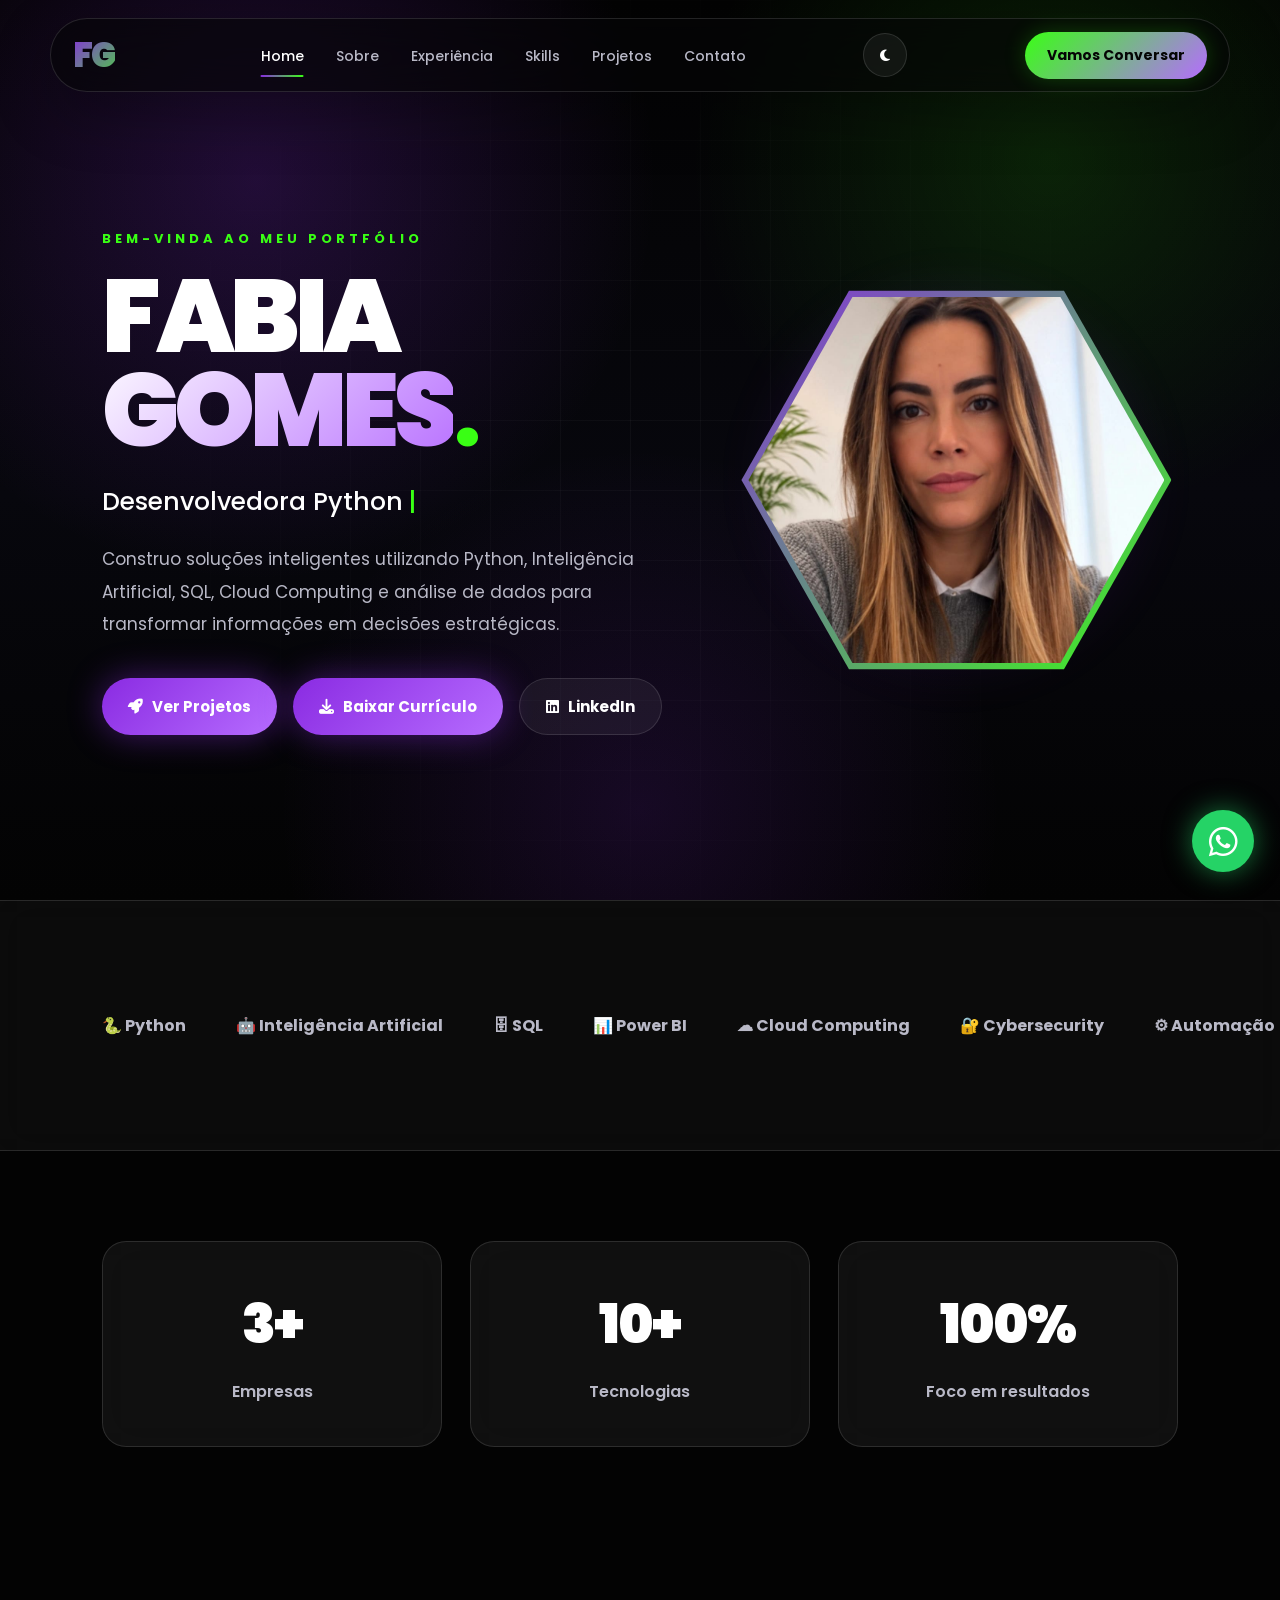
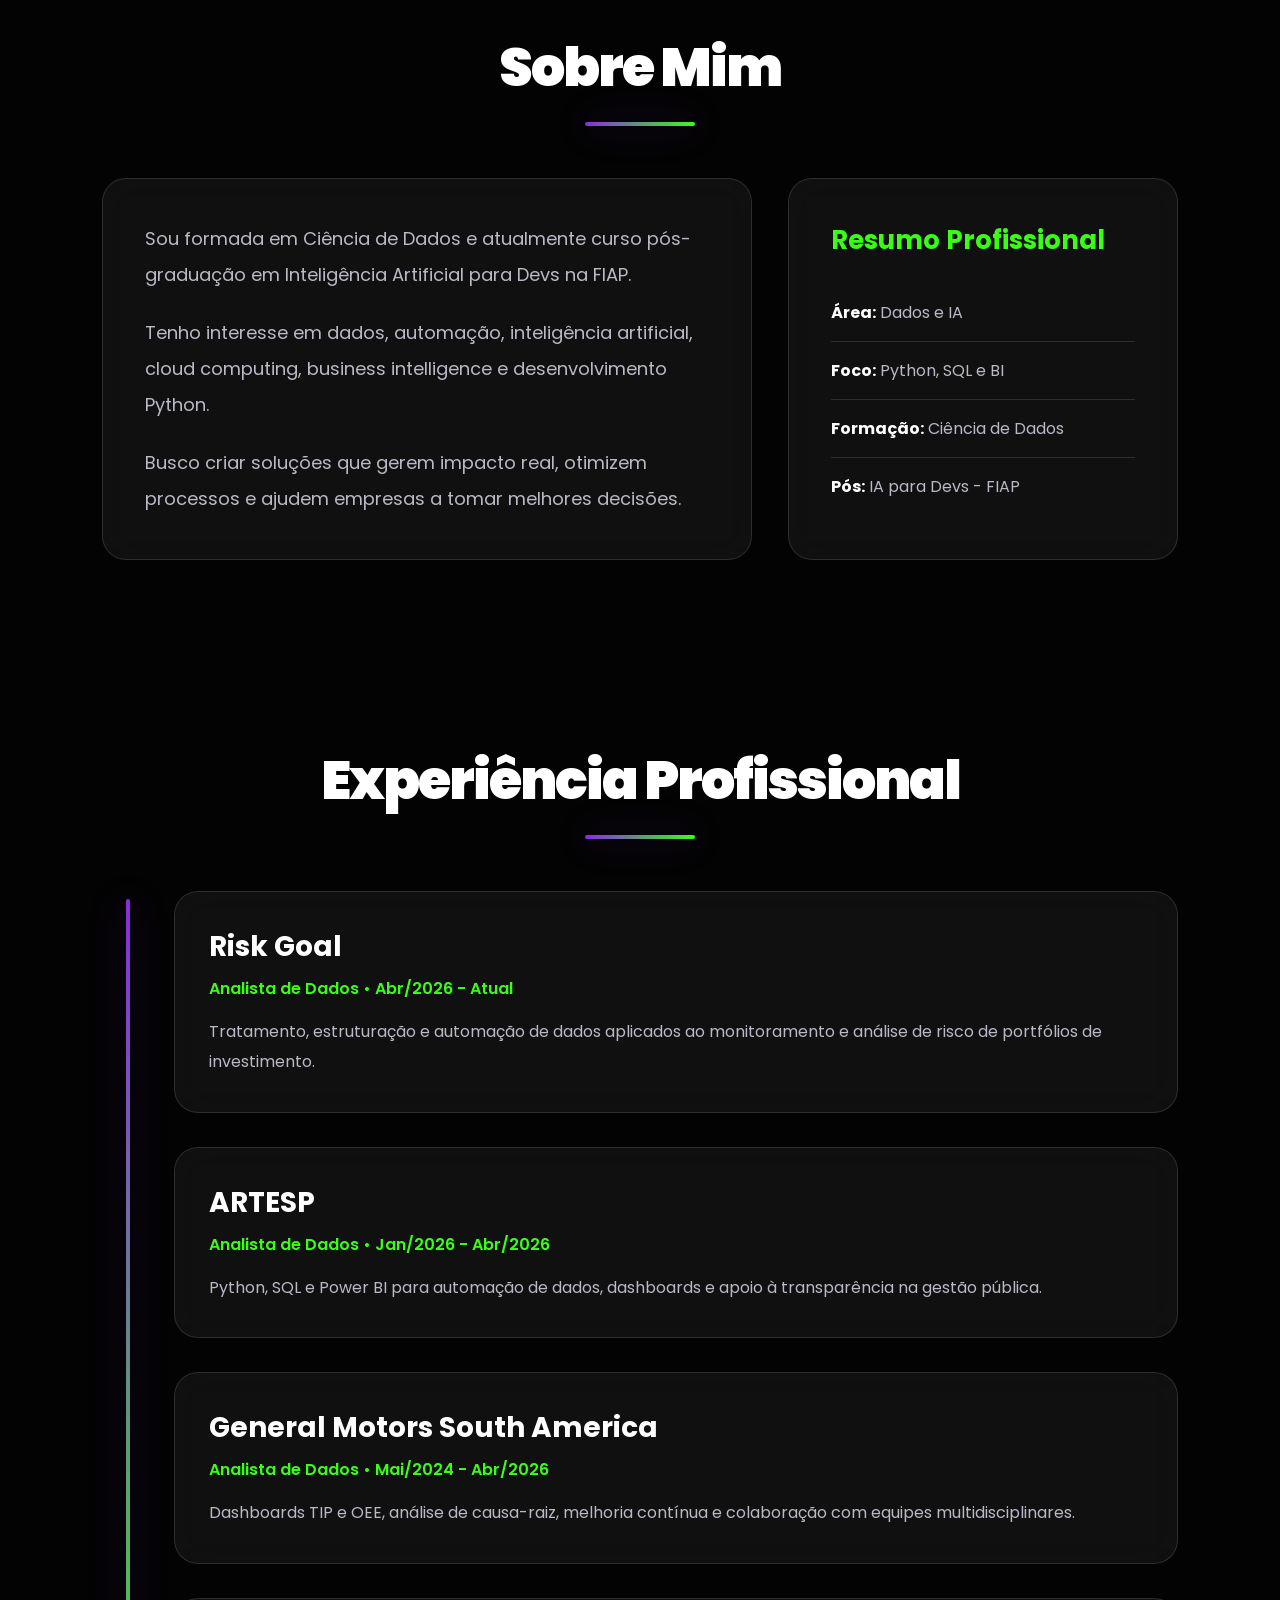
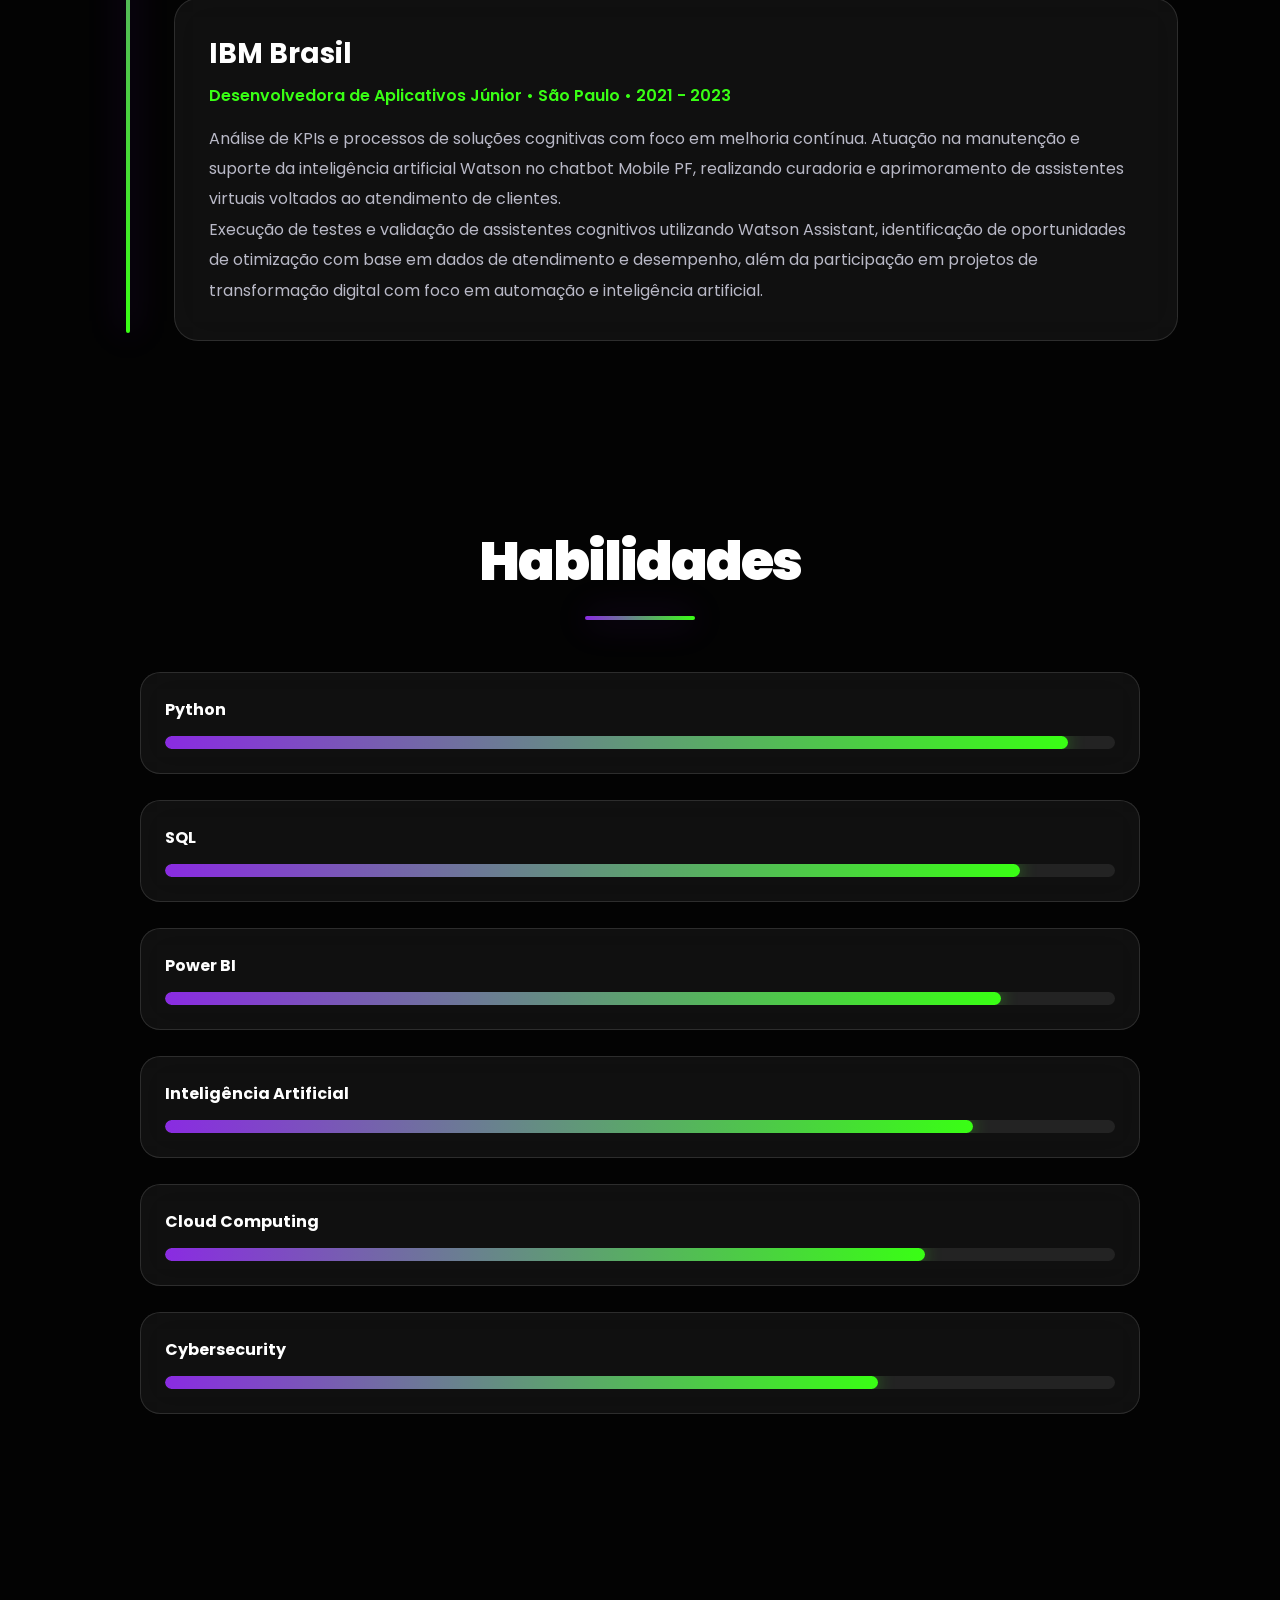
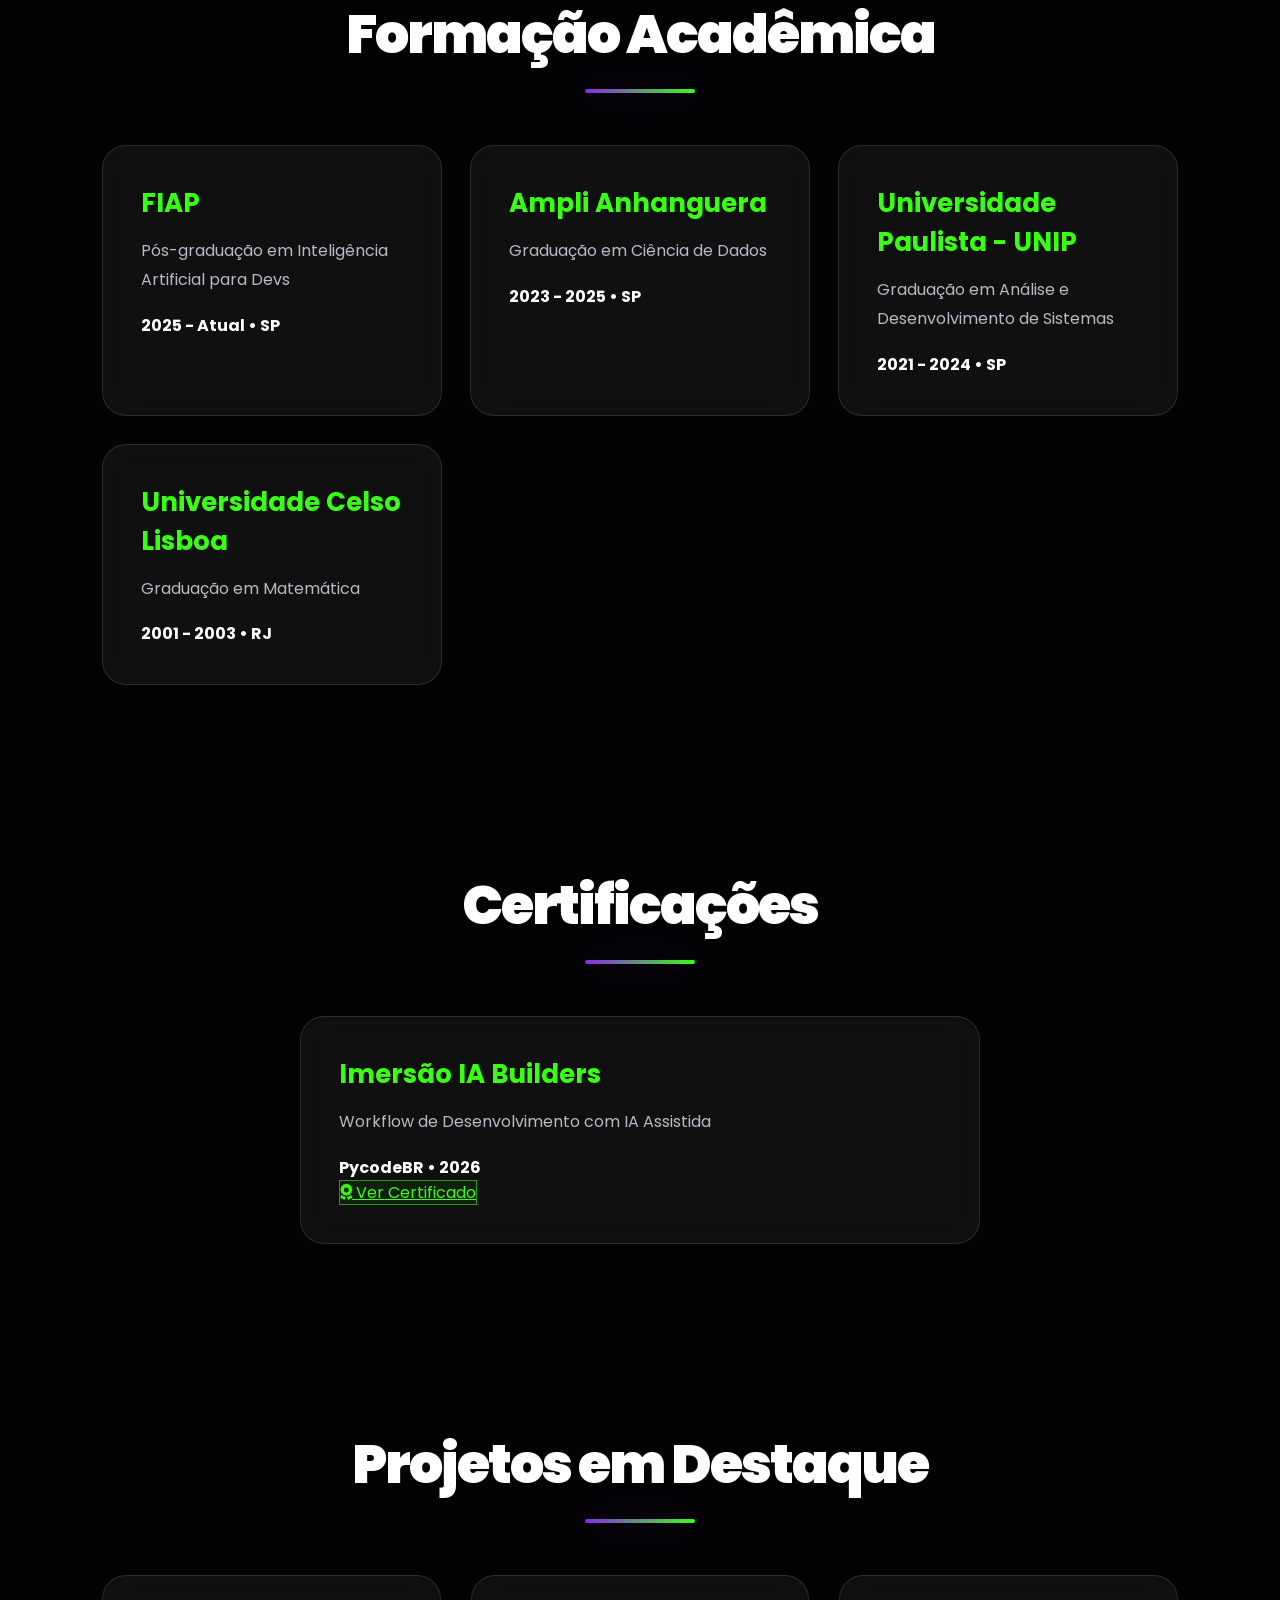
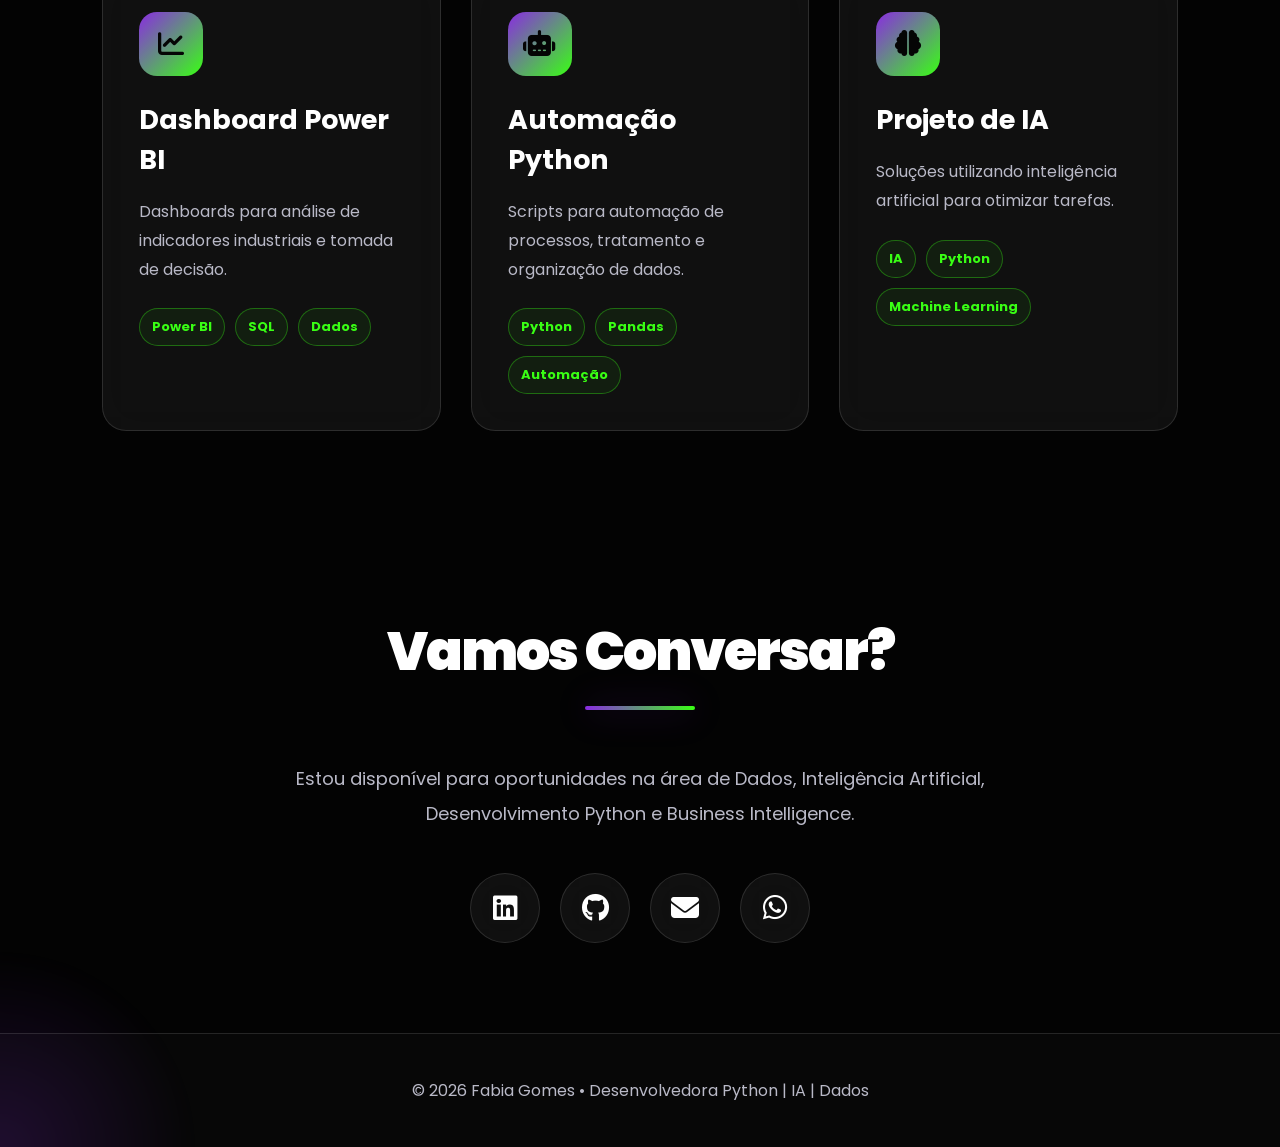
<file: index.html>
<!DOCTYPE html>
<html lang="pt-BR">
<head>
  <meta charset="UTF-8" />
  <meta name="viewport" content="width=device-width, initial-scale=1.0" />
  <title>Fabia Gomes | Desenvolvedora Python</title>

  <meta name="description" content="Portfólio profissional de Fabia Gomes - Python, IA, Dados, Cloud, SQL e Power BI.">

  <link rel="preconnect" href="https://fonts.googleapis.com">
  <link rel="preconnect" href="https://fonts.gstatic.com" crossorigin>
  <link href="https://fonts.googleapis.com/css2?family=Poppins:wght@300;400;500;600;700;800&display=swap" rel="stylesheet">

  <link rel="stylesheet" href="https://cdnjs.cloudflare.com/ajax/libs/font-awesome/6.5.2/css/all.min.css">
  <link rel="stylesheet" href="style.css">
</head>

<body>

  <!-- LOADER -->
  <div class="loader">
    <h1>FG</h1>
    <p>Carregando portfólio...</p>
  </div>

  <!-- HEADER -->
  <header>
    <div class="logo">
      FG
    </div>

    <nav>
      <ul>
        <li><a href="#home">Home</a></li>
        <li><a href="#sobre">Sobre</a></li>
        <li><a href="#experiencia">Experiência</a></li>
        <li><a href="#habilidades">Skills</a></li>
        <li><a href="#portfolio">Projetos</a></li>
        <li><a href="#contato">Contato</a></li>
      </ul>
    </nav>

    <button class="theme-toggle" title="Alternar tema">
      <i class="fas fa-moon"></i>
    </button>

    <a 
      href="https://wa.me/5511915023716?text=Ol%C3%A1%20Fabia!%20Vi%20seu%20portf%C3%B3lio%20e%20gostaria%20de%20conversar%20sobre%20uma%20oportunidade."
      target="_blank"
      class="btn-menu">
      Vamos Conversar
    </a>

    <button class="menu-mobile">
      <i class="fas fa-bars"></i>
    </button>
  </header>

  <!-- HOME -->
  <section class="hero" id="home">
    <div class="hero-text">
      <span class="subtitle">BEM-VINDA AO MEU PORTFÓLIO</span>

      <h1>
        FABIA <br>
        <span>GOMES</span><b class="dot">.</b>
      </h1>

      <h3 class="typing-text">
        Desenvolvedora Python | IA | Dados | Cloud
      </h3>

      <p>
        Construo soluções inteligentes utilizando Python, Inteligência Artificial,
        SQL, Cloud Computing e análise de dados para transformar informações em
        decisões estratégicas.
      </p>

      <div class="hero-buttons">
        <a href="#portfolio" class="btn-primary">
          <i class="fas fa-rocket"></i> Ver Projetos
        </a>

        <a href="assets/cv/curriculo-fabia.pdf"
      	   class="btn-primary"
   	   download>

   	   <i class="fas fa-download"></i>
   	   Baixar Currículo
	</a>

        <a href="https://linkedin.com/in/fabhiagomes" target="_blank" class="btn-linkedin">
          <i class="fab fa-linkedin"></i> LinkedIn
        </a>
      </div>
    </div>

    <div class="hero-image">
      <div class="hexagon">
        <img src="assets/img/perfil.jpeg" alt="Fabia Gomes">
      </div>
    </div>
  </section>

  <!-- TECNOLOGIAS -->
  <section class="tech-marquee">
    <div class="marquee-track">
      <span>🐍 Python</span>
      <span>🤖 Inteligência Artificial</span>
      <span>🗄 SQL</span>
      <span>📊 Power BI</span>
      <span>☁ Cloud Computing</span>
      <span>🔐 Cybersecurity</span>
      <span>⚙ Automação</span>
      <span>📈 Data Analytics</span>

      <span>🐍 Python</span>
      <span>🤖 Inteligência Artificial</span>
      <span>🗄 SQL</span>
      <span>📊 Power BI</span>
      <span>☁ Cloud Computing</span>
      <span>🔐 Cybersecurity</span>
      <span>⚙ Automação</span>
      <span>📈 Data Analytics</span>
    </div>
  </section>

  <!-- NÚMEROS -->
  <section class="numbers">
    <div class="number-card">
      <h2>3+</h2>
      <p>Empresas</p>
    </div>

    <div class="number-card">
      <h2>10+</h2>
      <p>Tecnologias</p>
    </div>

    <div class="number-card">
      <h2>100%</h2>
      <p>Foco em resultados</p>
    </div>
  </section>

  <!-- SOBRE -->
  <section class="sobre" id="sobre">
    <h2>Sobre Mim</h2>

    <div class="sobre-container">
      <div class="sobre-text">
        <p>
          Sou formada em Ciência de Dados e atualmente curso pós-graduação em
          Inteligência Artificial para Devs na FIAP.
        </p>

        <p>
          Tenho interesse em dados, automação, inteligência artificial,
          cloud computing, business intelligence e desenvolvimento Python.
        </p>

        <p>
          Busco criar soluções que gerem impacto real, otimizem processos
          e ajudem empresas a tomar melhores decisões.
        </p>
      </div>

      <div class="sobre-card">
        <h3>Resumo Profissional</h3>
        <ul>
          <li><strong>Área:</strong> Dados e IA</li>
          <li><strong>Foco:</strong> Python, SQL e BI</li>
          <li><strong>Formação:</strong> Ciência de Dados</li>
          <li><strong>Pós:</strong> IA para Devs - FIAP</li>
        </ul>
      </div>
    </div>
  </section>

  <!-- EXPERIÊNCIA -->
  <section class="experiencia" id="experiencia">
    <h2>Experiência Profissional</h2>

    <div class="timeline">
      <div class="empresa">
        <h3>Risk Goal</h3>
        <span>Analista de Dados • Abr/2026 - Atual</span>
        <p>
          Tratamento, estruturação e automação de dados aplicados ao monitoramento
          e análise de risco de portfólios de investimento.
        </p>
      </div>

      <div class="empresa">
        <h3>ARTESP</h3>
        <span>Analista de Dados • Jan/2026 - Abr/2026</span>
        <p>
          Python, SQL e Power BI para automação de dados, dashboards e apoio à
          transparência na gestão pública.
        </p>
      </div>

      <div class="empresa">
        <h3>General Motors South America</h3>
        <span>Analista de Dados • Mai/2024 - Abr/2026</span>
        <p>
          Dashboards TIP e OEE, análise de causa-raiz, melhoria contínua e
          colaboração com equipes multidisciplinares.
        </p>
      </div>
 	
      <div class="empresa">
        <h3>IBM Brasil</h3>
        <span>Desenvolvedora de Aplicativos Júnior • São Paulo • 2021 - 2023</span>
        <p>
          Análise de KPIs e processos de soluções cognitivas com foco em melhoria contínua.
          Atuação na manutenção e suporte da inteligência artificial Watson no chatbot Mobile PF,
          realizando curadoria e aprimoramento de assistentes virtuais voltados ao atendimento de clientes.
        </p>
        <p>
    	  Execução de testes e validação de assistentes cognitivos utilizando Watson Assistant,
    	  identificação de oportunidades de otimização com base em dados de atendimento e desempenho,
    	  além da participação em projetos de transformação digital com foco em automação e inteligência artificial.
  	</p>
      </div>


    </div>
  </section>

  <!-- HABILIDADES -->
  <section class="habilidades" id="habilidades">
    <h2>Habilidades</h2>

    <div class="skill-bars">
      <div class="skill">
        <span>Python</span>
        <div class="bar"><div style="width:95%"></div></div>
      </div>

      <div class="skill">
        <span>SQL</span>
        <div class="bar"><div style="width:90%"></div></div>
      </div>

      <div class="skill">
        <span>Power BI</span>
        <div class="bar"><div style="width:88%"></div></div>
      </div>

      <div class="skill">
        <span>Inteligência Artificial</span>
        <div class="bar"><div style="width:85%"></div></div>
      </div>

      <div class="skill">
        <span>Cloud Computing</span>
        <div class="bar"><div style="width:80%"></div></div>
      </div>

      <div class="skill">
        <span>Cybersecurity</span>
        <div class="bar"><div style="width:75%"></div></div>
      </div>
    </div>
  </section>

  <!-- FORMAÇÃO -->
  <section class="formacao">

    <h2>Formação Acadêmica</h2>

    <div class="cards">
   
      <div class="card">
       <h3>FIAP</h3>
       <p>Pós-graduação em Inteligência Artificial para Devs</p>
       <span>2025 - Atual • SP</span>
      </div>

      <div class="card">
       <h3>Ampli Anhanguera</h3>
       <p>Graduação em Ciência de Dados</p>
       <span>2023 - 2025 • SP</span>
      </div>

      <div class="card">
       <h3>Universidade Paulista - UNIP</h3>
       <p>Graduação em Análise e Desenvolvimento de Sistemas</p>
       <span>2021 - 2024 • SP</span>
      </div>

      <div class="card">
       <h3>Universidade Celso Lisboa</h3>
       <p>Graduação em Matemática</p>
       <span>2001 - 2003 • RJ</span>
      </div>
  
    </div>

  </section>



  <!-- CERTIFICADOS -->
  <section class="certificados">
    <h2>Certificações</h2>

    <div class="card">
      <h3>Imersão IA Builders</h3>
      <p>Workflow de Desenvolvimento com IA Assistida</p>
      <span>PycodeBR • 2026</span>

      <a href="assets/certificados/certificado-ia-builders.pdf"
         target="_blank"
   	 class="btn-secondary">

  	 <i class="fas fa-award"></i>
 	 Ver Certificado
      </a>
	

    </div>
  </section>

  <!-- PORTFÓLIO -->
  <section class="portfolio" id="portfolio">
    <h2>Projetos em Destaque</h2>

    <div class="portfolio-grid">
      <div class="projeto">
        <span class="project-icon"><i class="fas fa-chart-line"></i></span>
        <h3>Dashboard Power BI</h3>
        <p>Dashboards para análise de indicadores industriais e tomada de decisão.</p>
        <div class="tags">
          <span>Power BI</span>
          <span>SQL</span>
          <span>Dados</span>
        </div>
      </div>

      <div class="projeto">
        <span class="project-icon"><i class="fas fa-robot"></i></span>
        <h3>Automação Python</h3>
        <p>Scripts para automação de processos, tratamento e organização de dados.</p>
        <div class="tags">
          <span>Python</span>
          <span>Pandas</span>
          <span>Automação</span>
        </div>
      </div>

      <div class="projeto">
        <span class="project-icon"><i class="fas fa-brain"></i></span>
        <h3>Projeto de IA</h3>
        <p>Soluções utilizando inteligência artificial para otimizar tarefas.</p>
        <div class="tags">
          <span>IA</span>
          <span>Python</span>
          <span>Machine Learning</span>
        </div>
      </div>
    </div>
  </section>

  <!-- CONTATO -->
  <section class="contato" id="contato">
    <h2>Vamos Conversar?</h2>

    <p>
      Estou disponível para oportunidades na área de Dados, Inteligência Artificial,
      Desenvolvimento Python e Business Intelligence.
    </p>

    <div class="social">
      <a href="https://linkedin.com/in/fabhiagomes" target="_blank" title="LinkedIn">
        <i class="fab fa-linkedin"></i>
      </a>

      <a href="https://github.com/fabiajesus2025-source" target="_blank" title="GitHub">
        <i class="fab fa-github"></i>
      </a>

      <a href="mailto:fabiagomesj@gmail.com" title="E-mail">
        <i class="fas fa-envelope"></i>
      </a>

      <a 
        href="https://wa.me/5511915023716?text=Ol%C3%A1%20Fabia!%20Vi%20seu%20portf%C3%B3lio%20e%20gostaria%20de%20conversar%20sobre%20uma%20oportunidade."
        target="_blank"
        title="WhatsApp">
        <i class="fab fa-whatsapp"></i>
      </a>
    </div>
  </section>

  <!-- BOTÃO WHATSAPP FIXO -->
  <a 
    href="https://wa.me/5511915023716?text=Ol%C3%A1%20Fabia!%20Vi%20seu%20portf%C3%B3lio%20e%20gostaria%20de%20conversar%20sobre%20uma%20oportunidade."
    target="_blank"
    class="whatsapp-float">
    <i class="fab fa-whatsapp"></i>
  </a>

  <!-- FOOTER -->
  <footer>
    <p>© 2026 Fabia Gomes • Desenvolvedora Python | IA | Dados</p>
  </footer>

  <script src="script.js"></script>
</body>
</html>
</file>
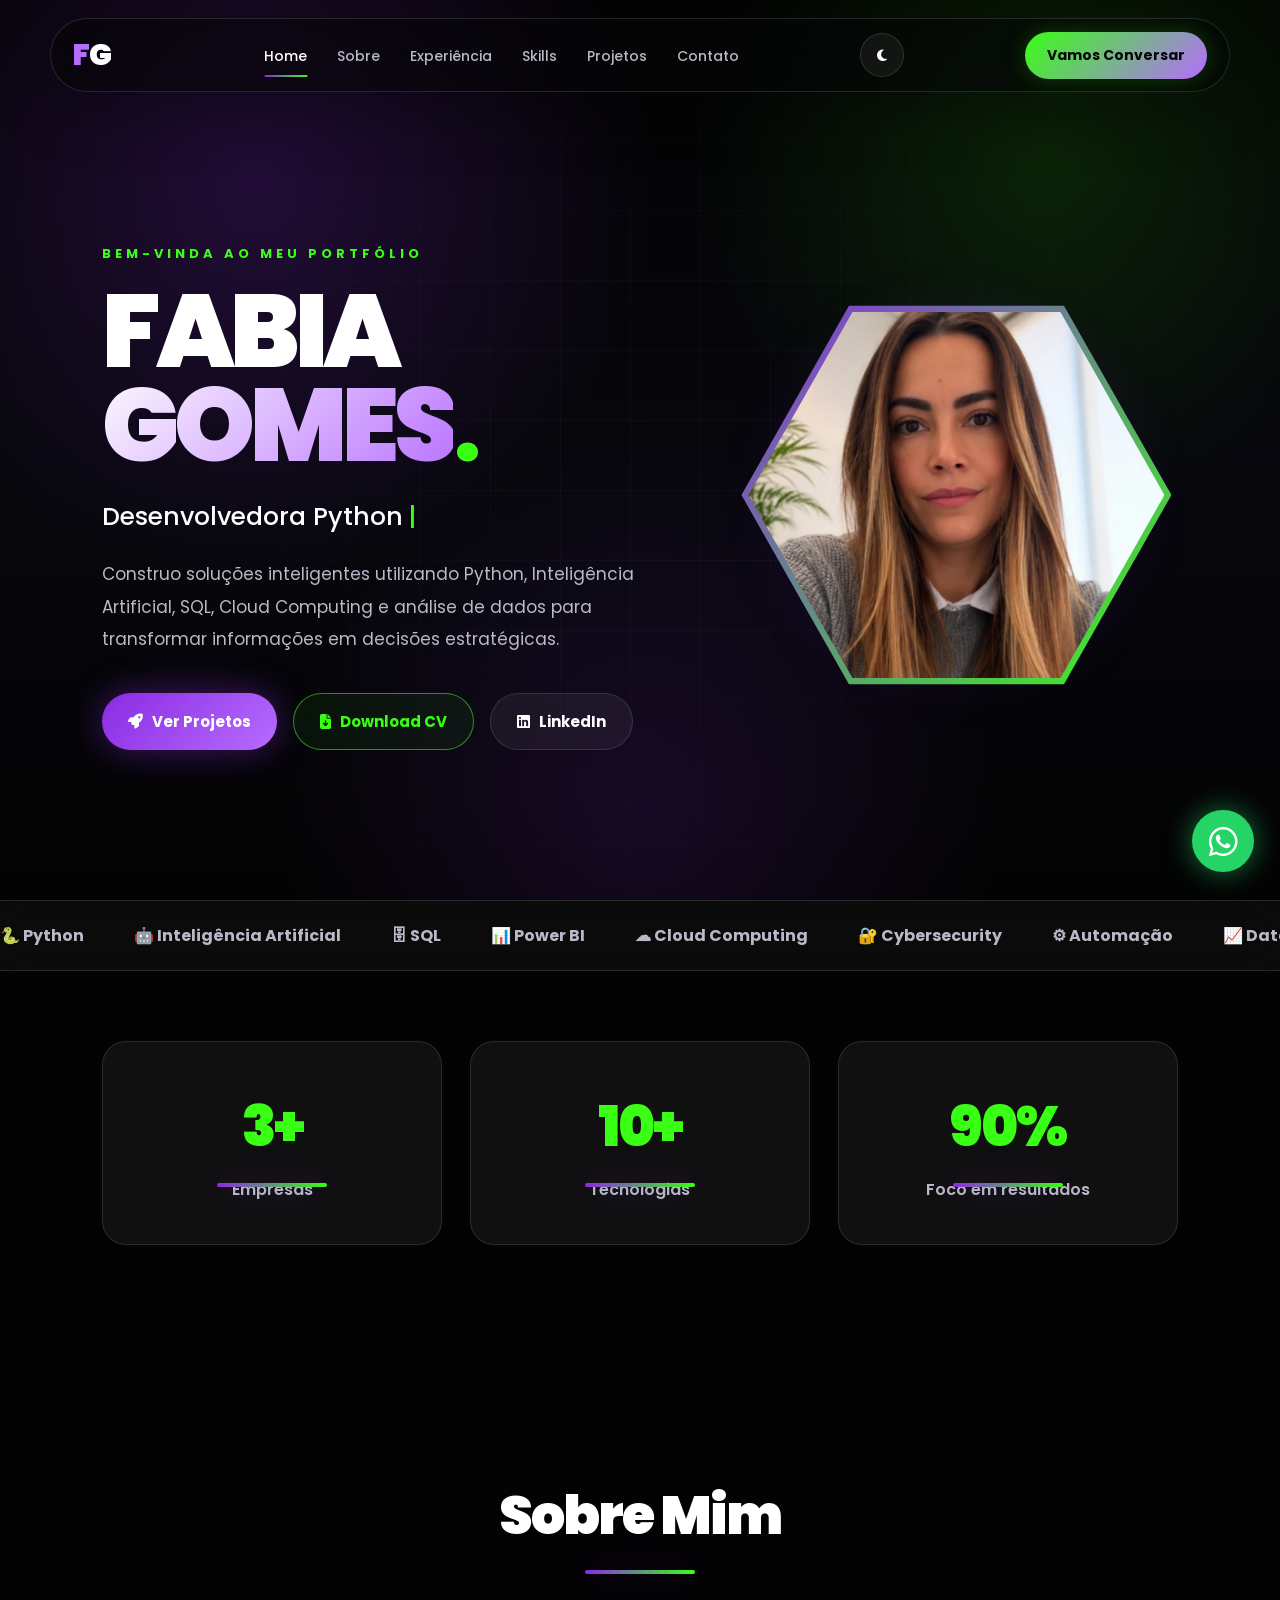
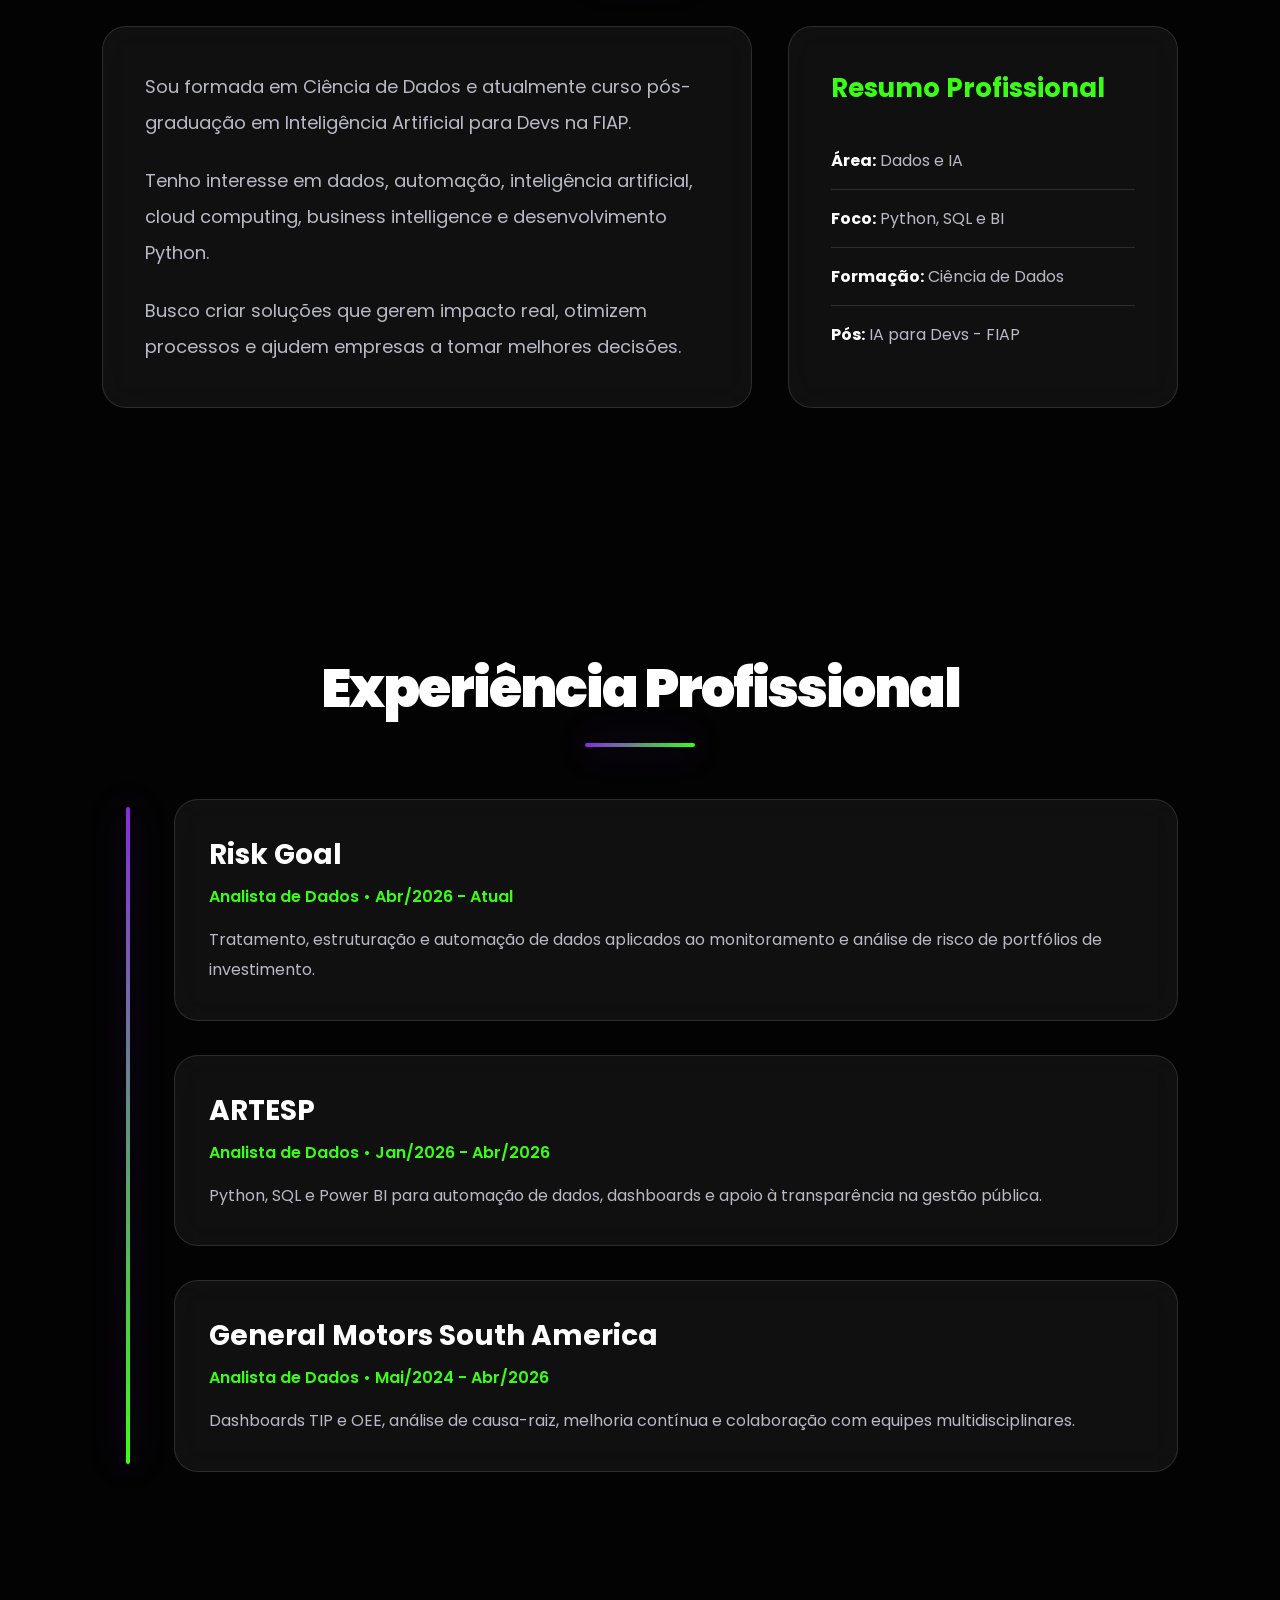
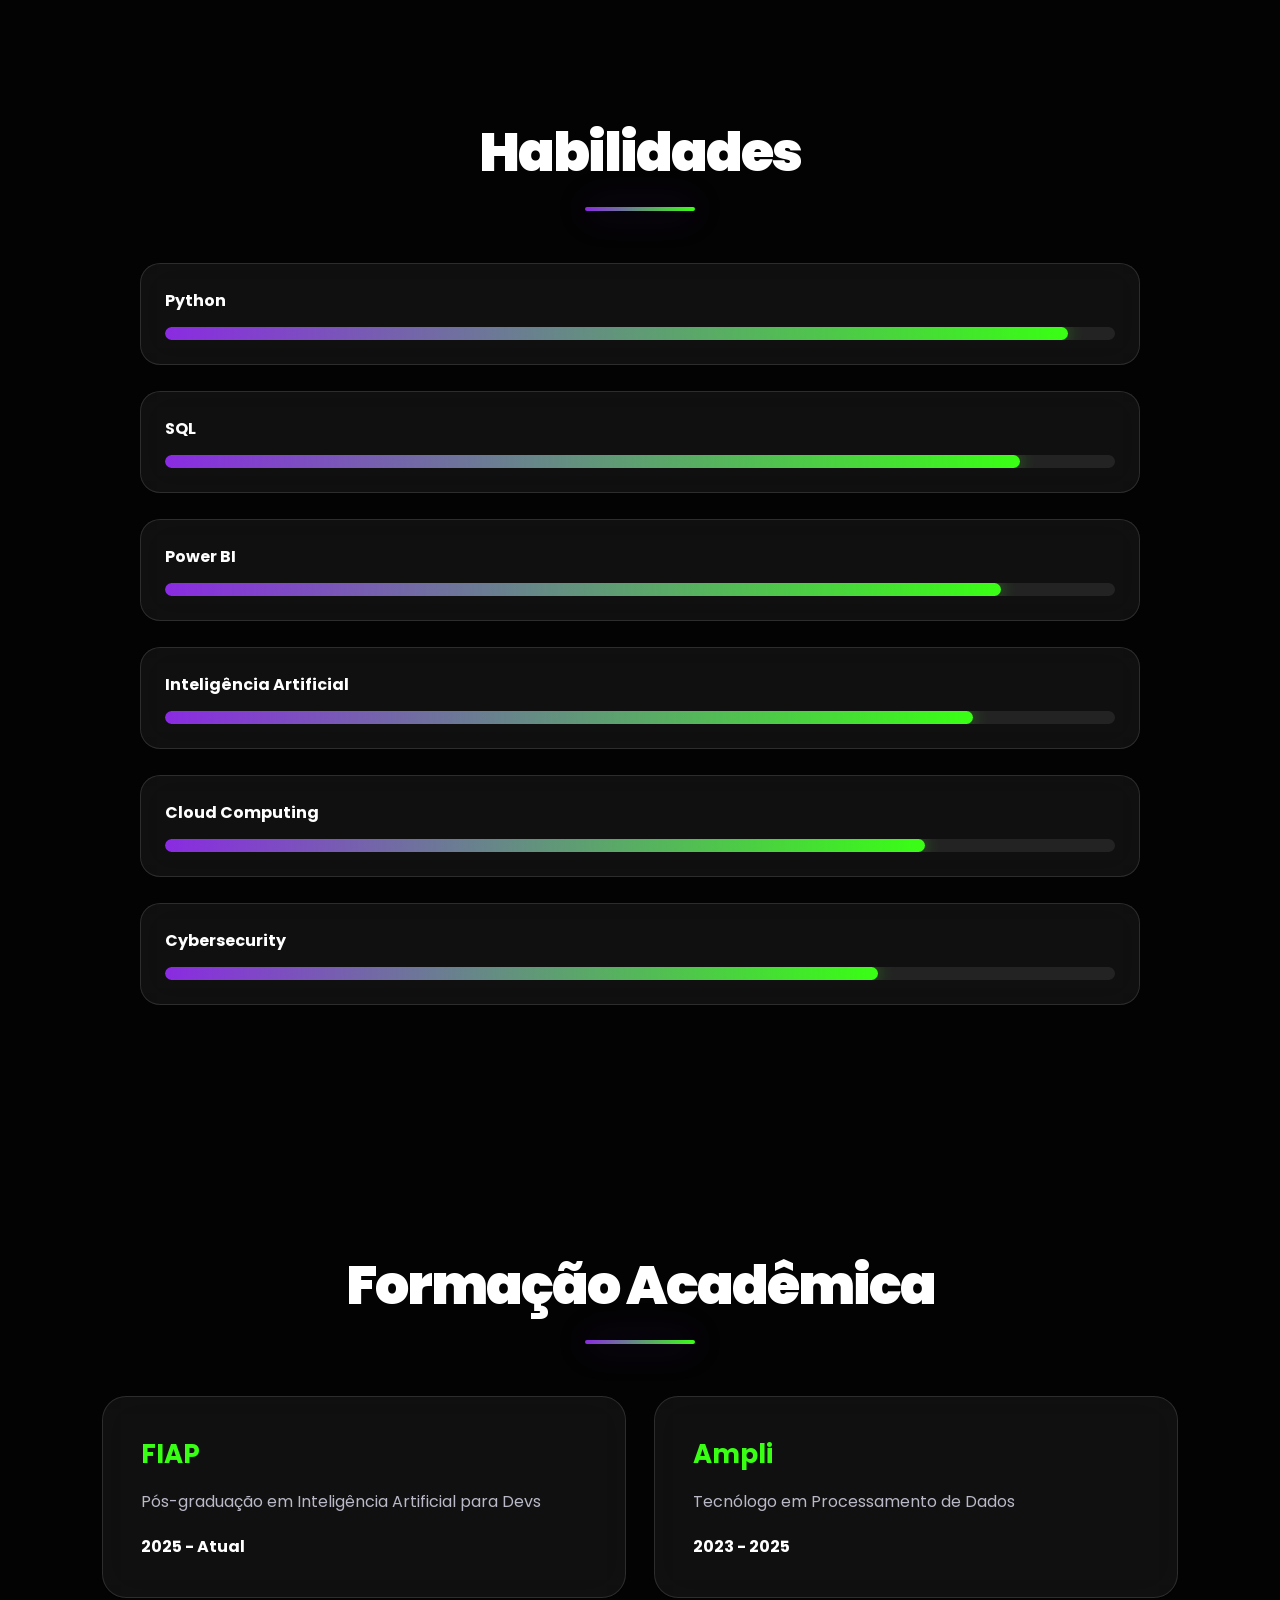
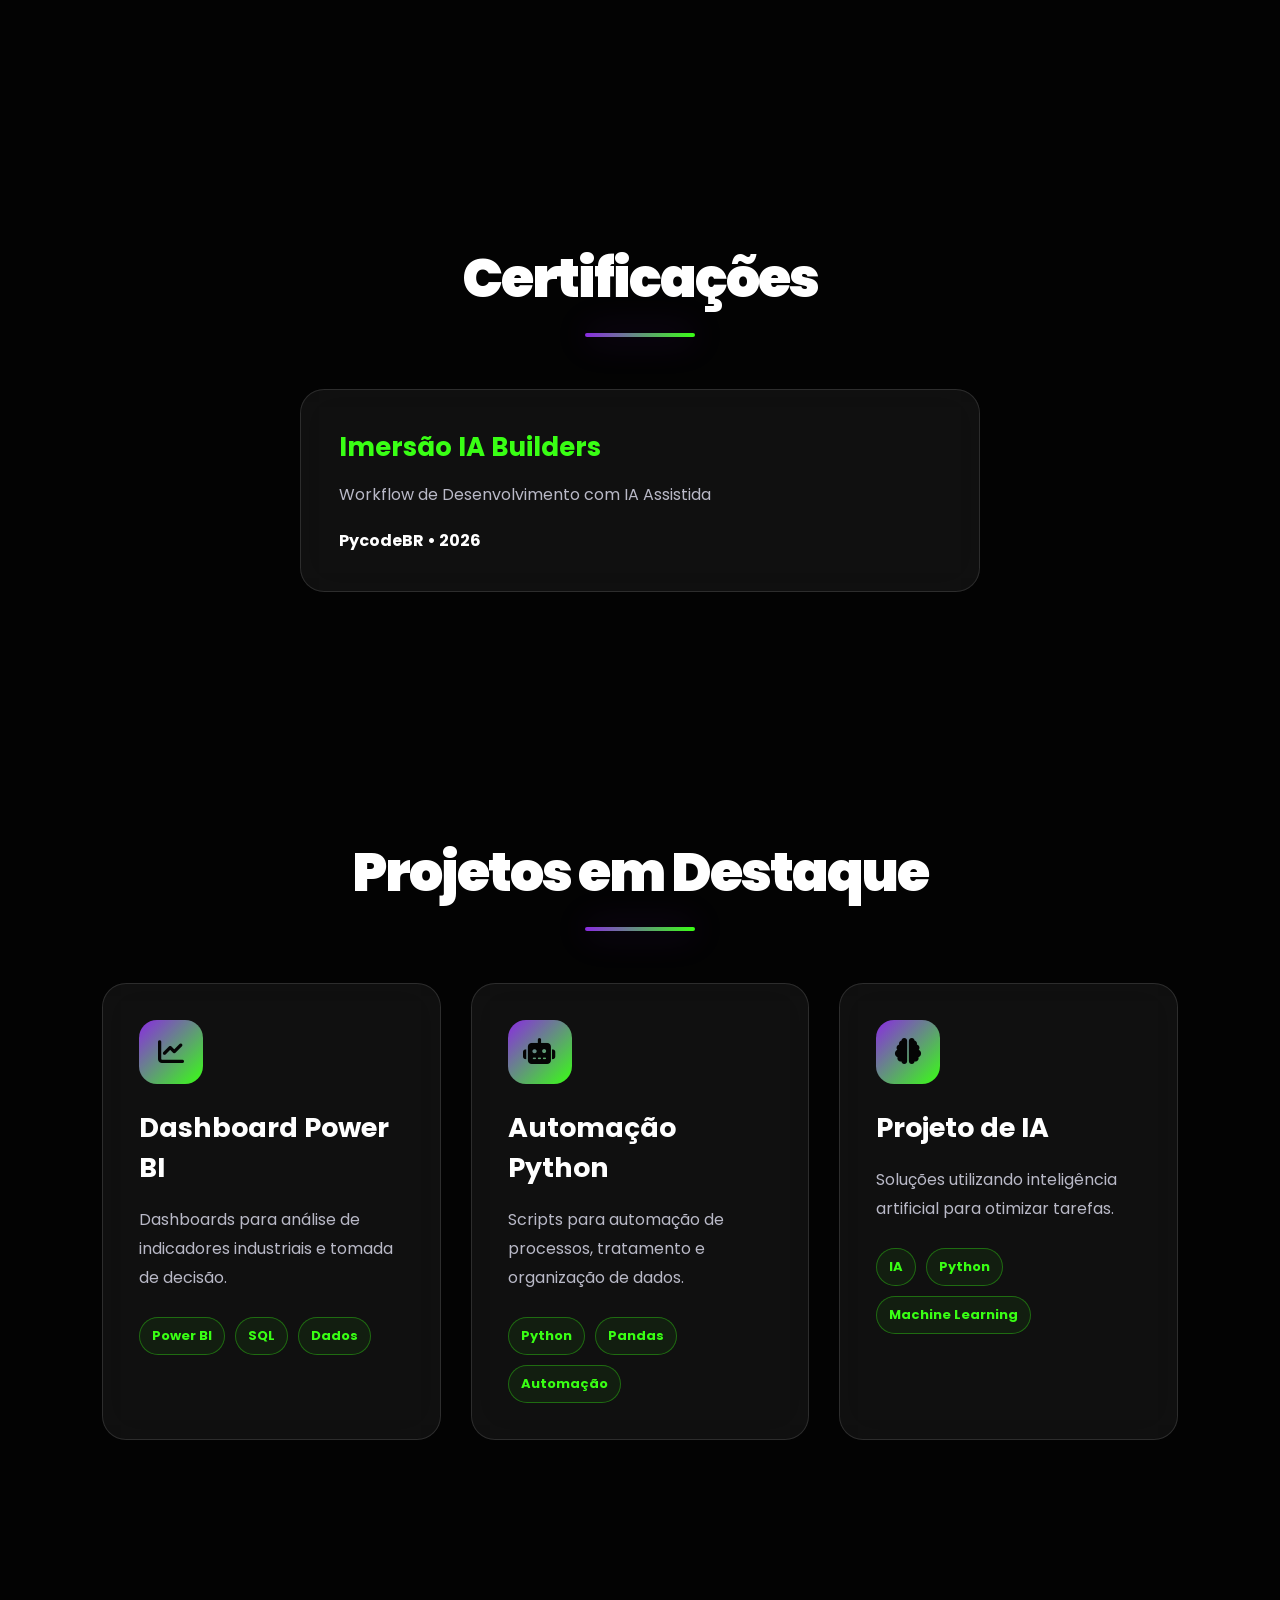
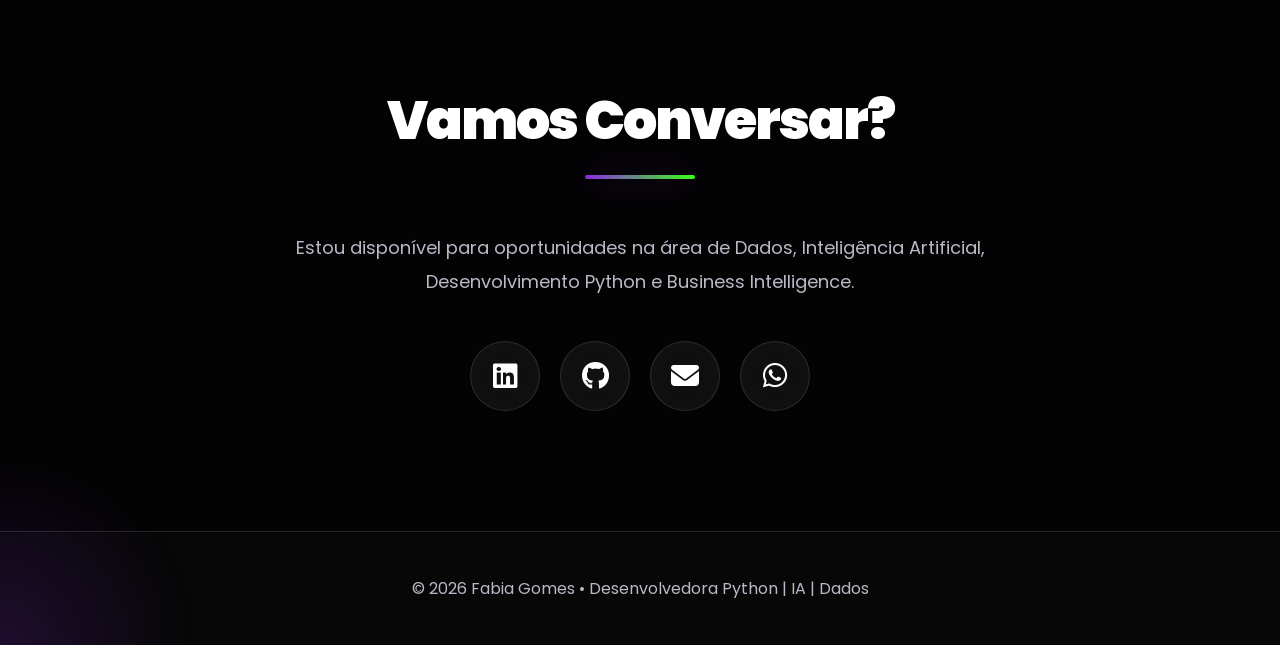
<file: index2.html>
<!DOCTYPE html>
<html lang="pt-BR">
<head>
  <meta charset="UTF-8" />
  <meta name="viewport" content="width=device-width, initial-scale=1.0" />
  <title>Fabia Gomes | Desenvolvedora Python</title>

  <meta name="description" content="Portfólio profissional de Fabia Gomes - Python, IA, Dados, Cloud, SQL e Power BI.">

  <link rel="preconnect" href="https://fonts.googleapis.com">
  <link rel="preconnect" href="https://fonts.gstatic.com" crossorigin>
  <link href="https://fonts.googleapis.com/css2?family=Poppins:wght@300;400;500;600;700;800&display=swap" rel="stylesheet">

  <link rel="stylesheet" href="https://cdnjs.cloudflare.com/ajax/libs/font-awesome/6.5.2/css/all.min.css">
  <link rel="stylesheet" href="style2.css">
</head>

<body>

  <!-- LOADER -->
  <div class="loader">
    <h1>FG</h1>
    <p>Carregando portfólio...</p>
  </div>

  <!-- HEADER -->
  <header>
    <div class="logo">
      <span>F</span>G
    </div>

    <nav>
      <ul>
        <li><a href="#home">Home</a></li>
        <li><a href="#sobre">Sobre</a></li>
        <li><a href="#experiencia">Experiência</a></li>
        <li><a href="#habilidades">Skills</a></li>
        <li><a href="#portfolio">Projetos</a></li>
        <li><a href="#contato">Contato</a></li>
      </ul>
    </nav>

    <button class="theme-toggle" title="Alternar tema">
      <i class="fas fa-moon"></i>
    </button>

    <a 
      href="https://wa.me/5511915023716?text=Ol%C3%A1%20Fabia!%20Vi%20seu%20portf%C3%B3lio%20e%20gostaria%20de%20conversar%20sobre%20uma%20oportunidade."
      target="_blank"
      class="btn-menu">
      Vamos Conversar
    </a>

    <button class="menu-mobile">
      <i class="fas fa-bars"></i>
    </button>
  </header>

  <!-- HOME -->
  <section class="hero" id="home">
    <div class="hero-text">
      <span class="subtitle">BEM-VINDA AO MEU PORTFÓLIO</span>

      <h1>
        FABIA <br>
        <span>GOMES</span><b class="dot">.</b>
      </h1>

      <h3 class="typing-text">
        Desenvolvedora Python | IA | Dados | Cloud
      </h3>

      <p>
        Construo soluções inteligentes utilizando Python, Inteligência Artificial,
        SQL, Cloud Computing e análise de dados para transformar informações em
        decisões estratégicas.
      </p>

      <div class="hero-buttons">
        <a href="#portfolio" class="btn-primary">
          <i class="fas fa-rocket"></i> Ver Projetos
        </a>

        <a href="assets/cv/curriculo-fabia.pdf" class="btn-secondary" download>
          <i class="fas fa-file-download"></i> Download CV
        </a>

        <a href="https://linkedin.com/in/fabhiagomes" target="_blank" class="btn-linkedin">
          <i class="fab fa-linkedin"></i> LinkedIn
        </a>
      </div>
    </div>

    <div class="hero-image">
      <div class="hexagon">
        <img src="assets/img/perfil.jpeg" alt="Fabia Gomes">
      </div>
    </div>
  </section>

  <!-- TECNOLOGIAS -->
  <section class="tech-marquee">
    <div class="marquee-track">
      <span>🐍 Python</span>
      <span>🤖 Inteligência Artificial</span>
      <span>🗄 SQL</span>
      <span>📊 Power BI</span>
      <span>☁ Cloud Computing</span>
      <span>🔐 Cybersecurity</span>
      <span>⚙ Automação</span>
      <span>📈 Data Analytics</span>

      <span>🐍 Python</span>
      <span>🤖 Inteligência Artificial</span>
      <span>🗄 SQL</span>
      <span>📊 Power BI</span>
      <span>☁ Cloud Computing</span>
      <span>🔐 Cybersecurity</span>
      <span>⚙ Automação</span>
      <span>📈 Data Analytics</span>
    </div>
  </section>

  <!-- NÚMEROS -->
  <section class="numbers">
    <div class="number-card">
      <h2>3+</h2>
      <p>Empresas</p>
    </div>

    <div class="number-card">
      <h2>10+</h2>
      <p>Tecnologias</p>
    </div>

    <div class="number-card">
      <h2>100%</h2>
      <p>Foco em resultados</p>
    </div>
  </section>

  <!-- SOBRE -->
  <section class="sobre" id="sobre">
    <h2>Sobre Mim</h2>

    <div class="sobre-container">
      <div class="sobre-text">
        <p>
          Sou formada em Ciência de Dados e atualmente curso pós-graduação em
          Inteligência Artificial para Devs na FIAP.
        </p>

        <p>
          Tenho interesse em dados, automação, inteligência artificial,
          cloud computing, business intelligence e desenvolvimento Python.
        </p>

        <p>
          Busco criar soluções que gerem impacto real, otimizem processos
          e ajudem empresas a tomar melhores decisões.
        </p>
      </div>

      <div class="sobre-card">
        <h3>Resumo Profissional</h3>
        <ul>
          <li><strong>Área:</strong> Dados e IA</li>
          <li><strong>Foco:</strong> Python, SQL e BI</li>
          <li><strong>Formação:</strong> Ciência de Dados</li>
          <li><strong>Pós:</strong> IA para Devs - FIAP</li>
        </ul>
      </div>
    </div>
  </section>

  <!-- EXPERIÊNCIA -->
  <section class="experiencia" id="experiencia">
    <h2>Experiência Profissional</h2>

    <div class="timeline">
      <div class="empresa">
        <h3>Risk Goal</h3>
        <span>Analista de Dados • Abr/2026 - Atual</span>
        <p>
          Tratamento, estruturação e automação de dados aplicados ao monitoramento
          e análise de risco de portfólios de investimento.
        </p>
      </div>

      <div class="empresa">
        <h3>ARTESP</h3>
        <span>Analista de Dados • Jan/2026 - Abr/2026</span>
        <p>
          Python, SQL e Power BI para automação de dados, dashboards e apoio à
          transparência na gestão pública.
        </p>
      </div>

      <div class="empresa">
        <h3>General Motors South America</h3>
        <span>Analista de Dados • Mai/2024 - Abr/2026</span>
        <p>
          Dashboards TIP e OEE, análise de causa-raiz, melhoria contínua e
          colaboração com equipes multidisciplinares.
        </p>
      </div>
    </div>
  </section>

  <!-- HABILIDADES -->
  <section class="habilidades" id="habilidades">
    <h2>Habilidades</h2>

    <div class="skill-bars">
      <div class="skill">
        <span>Python</span>
        <div class="bar"><div style="width:95%"></div></div>
      </div>

      <div class="skill">
        <span>SQL</span>
        <div class="bar"><div style="width:90%"></div></div>
      </div>

      <div class="skill">
        <span>Power BI</span>
        <div class="bar"><div style="width:88%"></div></div>
      </div>

      <div class="skill">
        <span>Inteligência Artificial</span>
        <div class="bar"><div style="width:85%"></div></div>
      </div>

      <div class="skill">
        <span>Cloud Computing</span>
        <div class="bar"><div style="width:80%"></div></div>
      </div>

      <div class="skill">
        <span>Cybersecurity</span>
        <div class="bar"><div style="width:75%"></div></div>
      </div>
    </div>
  </section>

  <!-- FORMAÇÃO -->
  <section class="formacao">
    <h2>Formação Acadêmica</h2>

    <div class="cards">
      <div class="card">
        <h3>FIAP</h3>
        <p>Pós-graduação em Inteligência Artificial para Devs</p>
        <span>2025 - Atual</span>
      </div>

      <div class="card">
        <h3>Ampli</h3>
        <p>Tecnólogo em Processamento de Dados</p>
        <span>2023 - 2025</span>
      </div>
    </div>
  </section>

  <!-- CERTIFICADOS -->
  <section class="certificados">
    <h2>Certificações</h2>

    <div class="card">
      <h3>Imersão IA Builders</h3>
      <p>Workflow de Desenvolvimento com IA Assistida</p>
      <span>PycodeBR • 2026</span>
    </div>
  </section>

  <!-- PORTFÓLIO -->
  <section class="portfolio" id="portfolio">
    <h2>Projetos em Destaque</h2>

    <div class="portfolio-grid">
      <div class="projeto">
        <span class="project-icon"><i class="fas fa-chart-line"></i></span>
        <h3>Dashboard Power BI</h3>
        <p>Dashboards para análise de indicadores industriais e tomada de decisão.</p>
        <div class="tags">
          <span>Power BI</span>
          <span>SQL</span>
          <span>Dados</span>
        </div>
      </div>

      <div class="projeto">
        <span class="project-icon"><i class="fas fa-robot"></i></span>
        <h3>Automação Python</h3>
        <p>Scripts para automação de processos, tratamento e organização de dados.</p>
        <div class="tags">
          <span>Python</span>
          <span>Pandas</span>
          <span>Automação</span>
        </div>
      </div>

      <div class="projeto">
        <span class="project-icon"><i class="fas fa-brain"></i></span>
        <h3>Projeto de IA</h3>
        <p>Soluções utilizando inteligência artificial para otimizar tarefas.</p>
        <div class="tags">
          <span>IA</span>
          <span>Python</span>
          <span>Machine Learning</span>
        </div>
      </div>
    </div>
  </section>

  <!-- CONTATO -->
  <section class="contato" id="contato">
    <h2>Vamos Conversar?</h2>

    <p>
      Estou disponível para oportunidades na área de Dados, Inteligência Artificial,
      Desenvolvimento Python e Business Intelligence.
    </p>

    <div class="social">
      <a href="https://linkedin.com/in/fabhiagomes" target="_blank" title="LinkedIn">
        <i class="fab fa-linkedin"></i>
      </a>

      <a href="https://github.com/fabiajesus2025-source" target="_blank" title="GitHub">
        <i class="fab fa-github"></i>
      </a>

      <a href="mailto:fabiajesus2025@gmail.com" title="E-mail">
        <i class="fas fa-envelope"></i>
      </a>

      <a 
        href="https://wa.me/5511915023716?text=Ol%C3%A1%20Fabia!%20Vi%20seu%20portf%C3%B3lio%20e%20gostaria%20de%20conversar%20sobre%20uma%20oportunidade."
        target="_blank"
        title="WhatsApp">
        <i class="fab fa-whatsapp"></i>
      </a>
    </div>
  </section>

  <!-- BOTÃO WHATSAPP FIXO -->
  <a 
    href="https://wa.me/5511915023716?text=Ol%C3%A1%20Fabia!%20Vi%20seu%20portf%C3%B3lio%20e%20gostaria%20de%20conversar%20sobre%20uma%20oportunidade."
    target="_blank"
    class="whatsapp-float">
    <i class="fab fa-whatsapp"></i>
  </a>

  <!-- FOOTER -->
  <footer>
    <p>© 2026 Fabia Gomes • Desenvolvedora Python | IA | Dados</p>
  </footer>

  <script src="script2.js"></script>
</body>
</html>
</file>
<file: style.css>
/* =====================================================
   FABIA GOMES | PORTFÓLIO PREMIUM
   CSS PARTE 1 — Base + Loader + Navbar + Hero
===================================================== */

@import url('https://fonts.googleapis.com/css2?family=Poppins:wght@300;400;500;600;700;800;900&display=swap');

:root {
  --bg: #030303;
  --bg-soft: #08080d;
  --card: rgba(255, 255, 255, 0.055);
  --card-border: rgba(255, 255, 255, 0.12);

  --text: #ffffff;
  --muted: #b9b9c7;

  --purple: #8a2be2;
  --purple-soft: #b66cff;
  --green: #39ff14;
  --green-soft: #96ff7d;

  --shadow-purple: 0 0 35px rgba(138, 43, 226, 0.45);
  --shadow-green: 0 0 35px rgba(57, 255, 20, 0.25);

  --radius: 24px;
  --transition: 0.35s ease;
}

/* LIGHT MODE */
body.light {
  --bg: #f5f5f7;
  --bg-soft: #ffffff;
  --card: rgba(255, 255, 255, 0.75);
  --card-border: rgba(0, 0, 0, 0.08);
  --text: #101014;
  --muted: #55556a;
}

/* RESET */
* {
  margin: 0;
  padding: 0;
  box-sizing: border-box;
}

html {
  scroll-behavior: smooth;
}

body {
  font-family: "Poppins", sans-serif;
  background: var(--bg);
  color: var(--text);
  overflow-x: hidden;
  transition: background 0.5s ease, color 0.5s ease;
}

/* BACKGROUND TESLA/TECH */
body::before {
  content: "";
  position: fixed;
  inset: 0;
  background:
    radial-gradient(circle at 20% 20%, rgba(138, 43, 226, 0.22), transparent 32%),
    radial-gradient(circle at 82% 18%, rgba(57, 255, 20, 0.12), transparent 28%),
    radial-gradient(circle at 50% 90%, rgba(138, 43, 226, 0.14), transparent 35%),
    linear-gradient(180deg, #030303, #07070d 55%, #030303);
  z-index: -5;
}

body::after {
  content: "";
  position: fixed;
  inset: 0;
  background-image:
    linear-gradient(rgba(255,255,255,0.035) 1px, transparent 1px),
    linear-gradient(90deg, rgba(255,255,255,0.035) 1px, transparent 1px);
  background-size: 70px 70px;
  mask-image: radial-gradient(circle at center, black 0%, transparent 72%);
  z-index: -4;
  pointer-events: none;
}

/* SELECTION */
::selection {
  background: var(--purple);
  color: white;
}

/* LOADER */
.loader {
  position: fixed;
  inset: 0;
  background: #030303;
  z-index: 99999;
  display: flex;
  flex-direction: column;
  justify-content: center;
  align-items: center;
  gap: 14px;
  animation: hideLoader 1s ease forwards;
  animation-delay: 1.8s;
}

.loader h1 {
  font-size: 76px;
  letter-spacing: 8px;
  background: linear-gradient(135deg, var(--purple), var(--green));
  -webkit-background-clip: text;
  color: transparent;
  filter: drop-shadow(0 0 20px rgba(138, 43, 226, 0.6));
}

.loader p {
  color: var(--muted);
  font-size: 14px;
  letter-spacing: 3px;
  text-transform: uppercase;
}

@keyframes hideLoader {
  to {
    opacity: 0;
    visibility: hidden;
  }
}

/* HEADER */
header {
  position: fixed;
  top: 18px;
  left: 50%;
  transform: translateX(-50%);
  width: min(1180px, calc(100% - 32px));
  height: 74px;
  padding: 0 22px;
  border: 1px solid var(--card-border);
  border-radius: 999px;
  background: rgba(5, 5, 8, 0.62);
  backdrop-filter: blur(22px);
  display: flex;
  align-items: center;
  justify-content: space-between;
  z-index: 999;
  box-shadow: 0 20px 60px rgba(0,0,0,0.28);
}

body.light header {
  background: rgba(255, 255, 255, 0.72);
}

/* LOGO PREMIUM */
.logo{
    font-size:34px;
    font-weight:900;
    letter-spacing:-2px;
    min-width:70px;
    cursor:pointer;

    background:linear-gradient(135deg,#8a2be2,#39ff14);
    -webkit-background-clip:text;
    -webkit-text-fill-color:transparent;

    transition:.35s;
}

.logo:hover{
    transform:scale(1.05);
    filter:drop-shadow(0 0 12px rgba(138,43,226,.6));
}

/* MENU DESKTOP */
nav {
  display: flex;
  align-items: center;
}

nav ul {
  display: flex;
  align-items: center;
  gap: 32px;
  list-style: none;
  margin: 0;
  padding: 0;
}

nav li {
  list-style: none;
}



nav a {
  text-decoration: none;
  color: var(--muted);
  font-size: 14px;
  font-weight: 500;
  position: relative;
  transition: var(--transition);
}

nav a:hover,
nav a.active {
  color: var(--text);
}

nav a::after {
  content: "";
  position: absolute;
  left: 50%;
  bottom: -11px;
  width: 0;
  height: 2px;
  transform: translateX(-50%);
  background: linear-gradient(90deg, var(--purple), var(--green));
  transition: var(--transition);
  border-radius: 20px;
}

nav a:hover::after,
nav a.active::after {
  width: 100%;
}

/* THEME + MOBILE */
.theme-toggle,
.menu-mobile {
  width: 44px;
  height: 44px;
  border: 1px solid var(--card-border);
  background: var(--card);
  color: var(--text);
  border-radius: 50%;
  cursor: pointer;
  transition: var(--transition);
}

.theme-toggle:hover,
.menu-mobile:hover {
  transform: translateY(-3px);
  box-shadow: var(--shadow-purple);
}

.menu-mobile {
  display: none;
}

/* BOTÃO MENU */
.btn-menu {
  text-decoration: none;
  color: #050505;
  font-size: 14px;
  font-weight: 700;
  padding: 13px 22px;
  border-radius: 999px;
  background: linear-gradient(135deg, var(--green), var(--purple-soft));
  box-shadow: 0 0 22px rgba(57, 255, 20, 0.22);
  transition: var(--transition);
  white-space: nowrap;
}

.btn-menu:hover {
  transform: translateY(-4px);
  box-shadow: var(--shadow-green), var(--shadow-purple);
}

/* HERO */
.hero {
  min-height: 100vh;
  padding: 160px 8% 70px;
  display: grid;
  grid-template-columns: 1.12fr 0.88fr;
  align-items: center;
  gap: 70px;
}

.hero-text {
  position: relative;
  z-index: 2;
}

.subtitle {
  display: inline-flex;
  color: var(--green);
  font-size: 13px;
  letter-spacing: 4px;
  font-weight: 700;
  text-transform: uppercase;
  margin-bottom: 20px;
}

.hero h1 {
  font-size: clamp(58px, 8vw, 108px);
  line-height: 0.92;
  letter-spacing: -5px;
  font-weight: 900;
  margin-bottom: 26px;
}

.hero h1 span {
  background: linear-gradient(135deg, #fff, var(--purple-soft));
  -webkit-background-clip: text;
  color: transparent;
}

.dot {
  color: var(--green);
  animation: pulseDot 1.4s infinite;
}

@keyframes pulseDot {
  0%, 100% { opacity: 1; filter: drop-shadow(0 0 8px var(--green)); }
  50% { opacity: 0.35; }
}

.hero h3 {
  font-size: clamp(18px, 2vw, 25px);
  font-weight: 500;
  color: var(--text);
  margin-bottom: 22px;
}

.hero p {
  max-width: 670px;
  color: var(--muted);
  font-size: 17px;
  line-height: 1.9;
}

/* BOTÕES HERO */
.hero-buttons {
  display: flex;
  flex-wrap: wrap;
  gap: 16px;
  margin-top: 38px;
}

.hero-buttons a {
  text-decoration: none;
  padding: 16px 26px;
  border-radius: 999px;
  font-weight: 700;
  font-size: 15px;
  display: inline-flex;
  align-items: center;
  gap: 9px;
  transition: var(--transition);
}

.btn-primary {
  background: linear-gradient(135deg, var(--purple), var(--purple-soft));
  color: white;
  box-shadow: var(--shadow-purple);
}

.btn-secondary {
  color: var(--green);
  border: 1px solid rgba(57,255,20,0.55);
  background: rgba(57,255,20,0.06);
}

.btn-linkedin {
  color: white;
  border: 1px solid var(--card-border);
  background: var(--card);
}

.hero-buttons a:hover {
  transform: translateY(-6px);
}

/* HERO IMAGE */
.hero-image {
  display: flex;
  justify-content: center;
  align-items: center;
  position: relative;
}

.hero-image::before {
  content: "";
  position: absolute;
  width: 470px;
  height: 470px;
  border-radius: 50%;
  background: radial-gradient(circle, rgba(138,43,226,0.32), transparent 65%);
  filter: blur(18px);
  animation: glowBreath 4s infinite ease-in-out;
}

@keyframes glowBreath {
  0%, 100% { transform: scale(0.92); opacity: 0.55; }
  50% { transform: scale(1.08); opacity: 1; }
}

.hexagon {
  width: min(430px, 82vw);
  height: min(430px, 82vw);
  padding: 7px;
  background: linear-gradient(135deg, var(--purple), var(--green));
  clip-path: polygon(25% 6%, 75% 6%, 100% 50%, 75% 94%, 25% 94%, 0 50%);
  position: relative;
  z-index: 2;
  box-shadow: var(--shadow-purple), var(--shadow-green);
  animation: floatPhoto 5s ease-in-out infinite;
}

.hexagon::after {
  content: "";
  position: absolute;
  inset: 14px;
  border: 1px solid rgba(255,255,255,0.22);
  clip-path: inherit;
  pointer-events: none;
}

.hexagon img {
  width: 100%;
  height: 100%;
  object-fit: cover;
  clip-path: inherit;
}

@keyframes floatPhoto {
  0%, 100% { transform: translateY(0) rotate(0deg); }
  50% { transform: translateY(-18px) rotate(1deg); }
}

/* TECH MARQUEE */
.tech-marquee {
  padding: 0;
  overflow: hidden;
  border-top: 1px solid var(--card-border);
  border-bottom: 1px solid var(--card-border);
  background: rgba(255,255,255,0.035);
  backdrop-filter: blur(18px);
}

.marquee-track {
  display: flex;
  gap: 50px;
  width: max-content;
  padding: 22px 0;
  animation: marquee 24s linear infinite;
}

.marquee-track span {
  color: var(--muted);
  font-weight: 700;
  white-space: nowrap;
}

@keyframes marquee {
  from { transform: translateX(0); }
  to { transform: translateX(-50%); }
}

/* =====================================================
   CSS PARTE 2 — Seções + Sobre + Timeline + Skills
===================================================== */

/* SEÇÕES GERAIS */
section {
  padding: 120px 8%;
}

section h2 {
  text-align: center;
  font-size: clamp(34px, 5vw, 54px);
  font-weight: 900;
  letter-spacing: -2px;
  margin-bottom: 70px;
  position: relative;
}

section h2::after {
  content: "";
  position: absolute;
  width: 110px;
  height: 4px;
  left: 50%;
  bottom: -18px;
  transform: translateX(-50%);
  border-radius: 999px;
  background: linear-gradient(90deg, var(--purple), var(--green));
  box-shadow: var(--shadow-purple);
}

/* NÚMEROS */
.numbers {
  display: grid;
  grid-template-columns: repeat(3, 1fr);
  gap: 28px;
  padding: 70px 8% 110px;
}

.number-card {
  background: var(--card);
  border: 1px solid var(--card-border);
  border-radius: var(--radius);
  padding: 42px 28px;
  text-align: center;
  backdrop-filter: blur(20px);
  transition: var(--transition);
  position: relative;
  overflow: hidden;
}

.number-card::before {
  content: "";
  position: absolute;
  inset: -2px;
  background: radial-gradient(circle at top, rgba(138,43,226,.25), transparent 45%);
  opacity: 0;
  transition: var(--transition);
}

.number-card:hover::before {
  opacity: 1;
}

.number-card:hover {
  transform: translateY(-12px);
  box-shadow: var(--shadow-purple);
}

/* CORREÇÃO DOS CARDS DE NÚMEROS */
.number-card h2::after {
  display: none !important;
  content: none !important;
}

.number-card h2 {
  margin-bottom: 14px !important;
  position: static !important;
}

.number-card p {
  margin-top: 0;
  position: relative;
  z-index: 2;
}

.number-card p {
  color: var(--muted);
  font-weight: 600;
}

/* SOBRE */
.sobre-container {
  max-width: 1180px;
  margin: 0 auto;
  display: grid;
  grid-template-columns: 1.25fr 0.75fr;
  gap: 36px;
  align-items: stretch;
}

.sobre-text,
.sobre-card {
  background: var(--card);
  border: 1px solid var(--card-border);
  border-radius: var(--radius);
  padding: 42px;
  backdrop-filter: blur(20px);
  transition: var(--transition);
}

.sobre-text:hover,
.sobre-card:hover {
  transform: translateY(-8px);
  box-shadow: var(--shadow-purple);
}

.sobre-text p {
  color: var(--muted);
  font-size: 18px;
  line-height: 2;
  margin-bottom: 22px;
}

.sobre-text p:last-child {
  margin-bottom: 0;
}

.sobre-card h3 {
  color: var(--green);
  font-size: 26px;
  margin-bottom: 24px;
}

.sobre-card ul {
  list-style: none;
}

.sobre-card li {
  color: var(--muted);
  padding: 16px 0;
  border-bottom: 1px solid var(--card-border);
}

.sobre-card li:last-child {
  border-bottom: none;
}

.sobre-card strong {
  color: var(--text);
}

/* EXPERIÊNCIA */
.timeline {
  max-width: 1120px;
  margin: 0 auto;
  position: relative;
  display: grid;
  gap: 34px;
}

.timeline::before {
  content: "";
  position: absolute;
  left: 24px;
  top: 8px;
  width: 4px;
  height: calc(100% - 16px);
  border-radius: 999px;
  background: linear-gradient(var(--purple), var(--green));
  box-shadow: var(--shadow-purple);
}

.empresa {
  margin-left: 72px;
  background: var(--card);
  border: 1px solid var(--card-border);
  border-radius: var(--radius);
  padding: 34px;
  backdrop-filter: blur(20px);
  position: relative;
  transition: var(--transition);
}

.empresa::before {
  content: "";
  position: absolute;
  left: -59px;
  top: 38px;
  width: 22px;
  height: 22px;
  background: var(--green);
  border-radius: 50%;
  box-shadow: 0 0 20px var(--green);
}

.empresa:hover {
  transform: translateX(12px);
  border-color: rgba(57,255,20,.45);
  box-shadow: var(--shadow-green);
}

.empresa h3 {
  font-size: 28px;
  margin-bottom: 8px;
}

.empresa span {
  display: block;
  color: var(--green);
  font-weight: 600;
  margin-bottom: 16px;
}

.empresa p {
  color: var(--muted);
  line-height: 1.9;
}

/* SKILLS */
.skill-bars {
  max-width: 1000px;
  margin: 0 auto;
  display: grid;
  gap: 26px;
}

.skill {
  background: var(--card);
  border: 1px solid var(--card-border);
  border-radius: 20px;
  padding: 24px;
  backdrop-filter: blur(18px);
}

.skill span {
  display: block;
  font-weight: 700;
  margin-bottom: 14px;
}

.bar {
  width: 100%;
  height: 13px;
  background: rgba(255,255,255,.08);
  border-radius: 999px;
  overflow: hidden;
}

.bar div {
  height: 100%;
  border-radius: 999px;
  background: linear-gradient(90deg, var(--purple), var(--green));
  box-shadow: 0 0 18px rgba(57,255,20,.45);
  animation: growBar 1.8s ease forwards;
}

@keyframes growBar {
  from {
    width: 0;
  }
}

/* FORMAÇÃO / CERTIFICADOS */
.cards {
  max-width: 1100px;
  margin: 0 auto;
  display: grid;
  grid-template-columns: repeat(auto-fit, minmax(310px, 1fr));
  gap: 28px;
}

.card {
  background: var(--card);
  border: 1px solid var(--card-border);
  border-radius: var(--radius);
  padding: 38px;
  backdrop-filter: blur(20px);
  transition: var(--transition);
}

.card:hover {
  transform: translateY(-10px);
  box-shadow: var(--shadow-purple);
}

.card h3 {
  color: var(--green);
  font-size: 26px;
  margin-bottom: 14px;
}

.card p {
  color: var(--muted);
  line-height: 1.8;
}

.card span {
  display: block;
  margin-top: 18px;
  color: var(--text);
  font-weight: 700;
}

.certificados .card {
  max-width: 680px;
  margin: 0 auto;
}

/* =====================================================
   CSS PARTE 3 — Projetos + Contato + Footer + Responsivo
===================================================== */

/* PORTFÓLIO */
.portfolio-grid {
  max-width: 1180px;
  margin: 0 auto;
  display: grid;
  grid-template-columns: repeat(auto-fit, minmax(310px, 1fr));
  gap: 30px;
}

.projeto {
  min-height: 320px;
  background: var(--card);
  border: 1px solid var(--card-border);
  border-radius: var(--radius);
  padding: 36px;
  backdrop-filter: blur(20px);
  transition: var(--transition);
  position: relative;
  overflow: hidden;
}

.projeto::before {
  content: "";
  position: absolute;
  inset: -1px;
  background: radial-gradient(circle at top right, rgba(138,43,226,.32), transparent 42%);
  opacity: 0;
  transition: var(--transition);
}

.projeto:hover::before {
  opacity: 1;
}

.projeto:hover {
  transform: translateY(-14px) rotateX(4deg) rotateY(-4deg);
  box-shadow: var(--shadow-purple);
}

.project-icon {
  width: 64px;
  height: 64px;
  border-radius: 18px;
  background: linear-gradient(135deg, var(--purple), var(--green));
  color: #050505;
  display: flex;
  align-items: center;
  justify-content: center;
  font-size: 26px;
  margin-bottom: 24px;
  position: relative;
  z-index: 2;
}

.projeto h3,
.projeto p,
.tags {
  position: relative;
  z-index: 2;
}

.projeto h3 {
  font-size: 27px;
  margin-bottom: 18px;
}

.projeto p {
  color: var(--muted);
  line-height: 1.8;
  margin-bottom: 24px;
}

.tags {
  display: flex;
  flex-wrap: wrap;
  gap: 10px;
}

.tags span {
  font-size: 13px;
  font-weight: 700;
  color: var(--green);
  border: 1px solid rgba(57,255,20,.35);
  background: rgba(57,255,20,.06);
  padding: 8px 12px;
  border-radius: 999px;
}

/* CONTATO */
.contato {
  text-align: center;
}

.contato p {
  max-width: 760px;
  margin: 0 auto 42px;
  color: var(--muted);
  line-height: 1.9;
  font-size: 18px;
}

.social {
  display: flex;
  justify-content: center;
  gap: 20px;
  flex-wrap: wrap;
}

.social a {
  width: 70px;
  height: 70px;
  border-radius: 50%;
  text-decoration: none;
  color: var(--text);
  background: var(--card);
  border: 1px solid var(--card-border);
  display: flex;
  justify-content: center;
  align-items: center;
  font-size: 28px;
  transition: var(--transition);
  backdrop-filter: blur(20px);
}

.social a:hover {
  transform: translateY(-10px) scale(1.08);
  color: #050505;
  background: linear-gradient(135deg, var(--green), var(--purple-soft));
  box-shadow: var(--shadow-green), var(--shadow-purple);
}

/* WHATSAPP FIXO */
.whatsapp-float {
  position: fixed;
  right: 26px;
  bottom: 28px;
  width: 62px;
  height: 62px;
  border-radius: 50%;
  background: #25d366;
  color: white;
  display: flex;
  justify-content: center;
  align-items: center;
  text-decoration: none;
  font-size: 33px;
  z-index: 998;
  box-shadow: 0 0 28px rgba(37,211,102,.55);
  transition: var(--transition);
}

.whatsapp-float:hover {
  transform: translateY(-8px) scale(1.08);
}

/* FOOTER */
footer {
  padding: 44px 8%;
  text-align: center;
  border-top: 1px solid var(--card-border);
  color: var(--muted);
  background: rgba(255,255,255,.02);
}

/* RESPONSIVO */
@media (max-width: 1050px) {
  header {
    top: 12px;
  }

  nav {
    position: absolute;
    top: 86px;
    left: 0;
    width: 100%;
    background: rgba(5,5,8,.94);
    border: 1px solid var(--card-border);
    border-radius: 24px;
    padding: 22px;
    display: none;
  }

  nav.active {
    display: block;
  }

 nav ul{
    display:flex;
    flex-direction:column;
    gap:20px;
    text-align:center;
    list-style:none;
    margin:0;
    padding:0;
}

  .menu-mobile {
    display: block;
  }

  .btn-menu {
    display: none;
  }

  .hero {
    grid-template-columns: 1fr;
    text-align: center;
    padding-top: 145px;
  }

  .hero p {
    margin: 0 auto;
  }

  .hero-buttons {
    justify-content: center;
  }

  .sobre-container {
    grid-template-columns: 1fr;
  }

  .numbers {
    grid-template-columns: 1fr;
  }
}

@media (max-width: 650px) {
  header {
    height: 66px;
    width: calc(100% - 22px);
    padding: 0 14px;
  }

  .logo {
    font-size: 26px;
    min-width: auto;
  }

  .theme-toggle,
  .menu-mobile {
    width: 40px;
    height: 40px;
  }

  .hero {
    padding: 130px 6% 55px;
    gap: 42px;
  }

  .hero h1 {
    letter-spacing: -3px;
  }

  .hero-buttons a {
    width: 100%;
    justify-content: center;
  }

  section {
    padding: 90px 6%;
  }

  .numbers {
    padding: 50px 6% 90px;
  }

  .sobre-text,
  .sobre-card,
  .empresa,
  .card,
  .projeto {
    padding: 28px;
  }

  .timeline::before {
    left: 12px;
  }

  .empresa {
    margin-left: 44px;
  }

  .empresa::before {
    left: -43px;
  }

  .whatsapp-float {
    width: 56px;
    height: 56px;
    font-size: 30px;
  }
}

/* =====================================================
   CSS PARTE 4 — Efeitos Premium + Animações
===================================================== */

/* LUZ ACOMPANHANDO O MOUSE */
.mouse-light {
  position: fixed;
  width: 420px;
  height: 420px;
  border-radius: 50%;
  pointer-events: none;
  background: radial-gradient(circle, rgba(138,43,226,.18), transparent 65%);
  transform: translate(-50%, -50%);
  z-index: -3;
  filter: blur(8px);
}

/* ANIMAÇÃO SUAVE DE ENTRADA */
.reveal {
  opacity: 0;
  transform: translateY(45px);
  transition: 0.9s ease;
}

.reveal.show {
  opacity: 1;
  transform: translateY(0);
}

/* GLOW EXTRA NOS CARDS */
.card::after,
.projeto::after,
.number-card::after,
.empresa::after,
.sobre-text::after,
.sobre-card::after {
  content: "";
  position: absolute;
  width: 180px;
  height: 380px;
  top: -420px;
  left: -220px;
  background: rgba(255,255,255,.08);
  transform: rotate(35deg);
  transition: 0.9s;
}

.card:hover::after,
.projeto:hover::after,
.number-card:hover::after,
.empresa:hover::after,
.sobre-text:hover::after,
.sobre-card:hover::after {
  top: 220px;
  left: 120%;
}

.card,
.projeto,
.number-card,
.empresa,
.sobre-text,
.sobre-card {
  position: relative;
  overflow: hidden;
}

/* CURSOR DO TEXTO DIGITANDO */
.typing-text::after {
  content: "|";
  color: var(--green);
  margin-left: 5px;
  animation: cursorBlink .8s infinite;
}

@keyframes cursorBlink {
  0%, 100% {
    opacity: 1;
  }

  50% {
    opacity: 0;
  }
}

/* MODO CLARO — AJUSTES */
body.light::before {
  background:
    radial-gradient(circle at 20% 20%, rgba(138,43,226,.12), transparent 32%),
    radial-gradient(circle at 82% 18%, rgba(57,255,20,.08), transparent 28%),
    linear-gradient(180deg, #f5f5f7, #ffffff);
}

body.light::after {
  background-image:
    linear-gradient(rgba(0,0,0,.035) 1px, transparent 1px),
    linear-gradient(90deg, rgba(0,0,0,.035) 1px, transparent 1px);
}

body.light .loader {
  background: #f5f5f7;
}

body.light .loader p {
  color: #55556a;
}

body.light .btn-linkedin {
  color: var(--text);
}

body.light nav {
  background: rgba(255,255,255,.94);
}

/* FOCO ACESSÍVEL */
a:focus,
button:focus {
  outline: 2px solid var(--green);
  outline-offset: 4px;
}

/* MELHOR PERFORMANCE EM DISPOSITIVOS FRACOS */
@media (prefers-reduced-motion: reduce) {
  *,
  *::before,
  *::after {
    animation: none !important;
    transition: none !important;
    scroll-behavior: auto !important;
  }
}

/* CORREÇÃO FINAL DO MENU DESKTOP */
@media (min-width: 1051px) {
  nav {
    display: flex !important;
    position: static !important;
    width: auto !important;
    background: transparent !important;
    border: none !important;
    padding: 0 !important;
  }

  nav ul {
    display: flex !important;
    flex-direction: row !important;
    align-items: center !important;
    gap: 32px !important;
    list-style: none !important;
    margin: 0 !important;
    padding: 0 !important;
  }

  nav li {
    list-style: none !important;
  }

  .menu-mobile {
    display: none !important;
  }

  .btn-menu {
    display: inline-flex !important;
  }
}

/* CORREÇÃO FINAL DO MENU MOBILE */
@media (max-width: 1050px) {
  nav {
    position: absolute !important;
    top: 86px !important;
    left: 0 !important;
    width: 100% !important;
    background: rgba(5, 5, 8, .94) !important;
    border: 1px solid var(--card-border) !important;
    border-radius: 24px !important;
    padding: 22px !important;
    display: none !important;
  }

  nav.active {
    display: block !important;
  }

  nav ul {
    flex-direction: column !important;
    gap: 20px !important;
    text-align: center !important;
  }
}

/* DIMINUIR ESPAÇOS ENTRE SEÇÕES */
section {
  padding: 90px 8% !important;
}

.hero {
  padding-top: 150px !important;
}
</file>
<file: style2.css>
/* =====================================================
   FABIA GOMES | PORTFÓLIO PREMIUM
   CSS PARTE 1 — Base + Loader + Navbar + Hero
===================================================== */

@import url('https://fonts.googleapis.com/css2?family=Poppins:wght@300;400;500;600;700;800;900&display=swap');

:root {
  --bg: #030303;
  --bg-soft: #08080d;
  --card: rgba(255, 255, 255, 0.055);
  --card-border: rgba(255, 255, 255, 0.12);

  --text: #ffffff;
  --muted: #b9b9c7;

  --purple: #8a2be2;
  --purple-soft: #b66cff;
  --green: #39ff14;
  --green-soft: #96ff7d;

  --shadow-purple: 0 0 35px rgba(138, 43, 226, 0.45);
  --shadow-green: 0 0 35px rgba(57, 255, 20, 0.25);

  --radius: 24px;
  --transition: 0.35s ease;
}

/* LIGHT MODE */
body.light {
  --bg: #f5f5f7;
  --bg-soft: #ffffff;
  --card: rgba(255, 255, 255, 0.75);
  --card-border: rgba(0, 0, 0, 0.08);
  --text: #101014;
  --muted: #55556a;
}

/* RESET */
* {
  margin: 0;
  padding: 0;
  box-sizing: border-box;
}

html {
  scroll-behavior: smooth;
}

body {
  font-family: "Poppins", sans-serif;
  background: var(--bg);
  color: var(--text);
  overflow-x: hidden;
  transition: background 0.5s ease, color 0.5s ease;
}

/* BACKGROUND TESLA/TECH */
body::before {
  content: "";
  position: fixed;
  inset: 0;
  background:
    radial-gradient(circle at 20% 20%, rgba(138, 43, 226, 0.22), transparent 32%),
    radial-gradient(circle at 82% 18%, rgba(57, 255, 20, 0.12), transparent 28%),
    radial-gradient(circle at 50% 90%, rgba(138, 43, 226, 0.14), transparent 35%),
    linear-gradient(180deg, #030303, #07070d 55%, #030303);
  z-index: -5;
}

body::after {
  content: "";
  position: fixed;
  inset: 0;
  background-image:
    linear-gradient(rgba(255,255,255,0.035) 1px, transparent 1px),
    linear-gradient(90deg, rgba(255,255,255,0.035) 1px, transparent 1px);
  background-size: 70px 70px;
  mask-image: radial-gradient(circle at center, black 0%, transparent 72%);
  z-index: -4;
  pointer-events: none;
}

/* SELECTION */
::selection {
  background: var(--purple);
  color: white;
}

/* LOADER */
.loader {
  position: fixed;
  inset: 0;
  background: #030303;
  z-index: 99999;
  display: flex;
  flex-direction: column;
  justify-content: center;
  align-items: center;
  gap: 14px;
  animation: hideLoader 1s ease forwards;
  animation-delay: 1.8s;
}

.loader h1 {
  font-size: 76px;
  letter-spacing: 8px;
  background: linear-gradient(135deg, var(--purple), var(--green));
  -webkit-background-clip: text;
  color: transparent;
  filter: drop-shadow(0 0 20px rgba(138, 43, 226, 0.6));
}

.loader p {
  color: var(--muted);
  font-size: 14px;
  letter-spacing: 3px;
  text-transform: uppercase;
}

@keyframes hideLoader {
  to {
    opacity: 0;
    visibility: hidden;
  }
}

/* HEADER */
header {
  position: fixed;
  top: 18px;
  left: 50%;
  transform: translateX(-50%);
  width: min(1180px, calc(100% - 32px));
  height: 74px;
  padding: 0 22px;
  border: 1px solid var(--card-border);
  border-radius: 999px;
  background: rgba(5, 5, 8, 0.62);
  backdrop-filter: blur(22px);
  display: flex;
  align-items: center;
  justify-content: space-between;
  z-index: 999;
  box-shadow: 0 20px 60px rgba(0,0,0,0.28);
}

body.light header {
  background: rgba(255, 255, 255, 0.72);
}

/* LOGO */
.logo {
  font-size: 30px;
  font-weight: 900;
  letter-spacing: -1px;
  color: var(--text);
  min-width: 70px;
}

.logo span {
  color: var(--purple-soft);
}

/* NAV */
nav ul {
  display: flex;
  align-items: center;
  gap: 30px;
  list-style: none;
}

nav a {
  text-decoration: none;
  color: var(--muted);
  font-size: 14px;
  font-weight: 500;
  position: relative;
  transition: var(--transition);
}

nav a:hover,
nav a.active {
  color: var(--text);
}

nav a::after {
  content: "";
  position: absolute;
  left: 50%;
  bottom: -11px;
  width: 0;
  height: 2px;
  transform: translateX(-50%);
  background: linear-gradient(90deg, var(--purple), var(--green));
  transition: var(--transition);
  border-radius: 20px;
}

nav a:hover::after,
nav a.active::after {
  width: 100%;
}

/* THEME + MOBILE */
.theme-toggle,
.menu-mobile {
  width: 44px;
  height: 44px;
  border: 1px solid var(--card-border);
  background: var(--card);
  color: var(--text);
  border-radius: 50%;
  cursor: pointer;
  transition: var(--transition);
}

.theme-toggle:hover,
.menu-mobile:hover {
  transform: translateY(-3px);
  box-shadow: var(--shadow-purple);
}

.menu-mobile {
  display: none;
}

/* BOTÃO MENU */
.btn-menu {
  text-decoration: none;
  color: #050505;
  font-size: 14px;
  font-weight: 700;
  padding: 13px 22px;
  border-radius: 999px;
  background: linear-gradient(135deg, var(--green), var(--purple-soft));
  box-shadow: 0 0 22px rgba(57, 255, 20, 0.22);
  transition: var(--transition);
  white-space: nowrap;
}

.btn-menu:hover {
  transform: translateY(-4px);
  box-shadow: var(--shadow-green), var(--shadow-purple);
}

/* HERO */
.hero {
  min-height: 100vh;
  padding: 160px 8% 70px;
  display: grid;
  grid-template-columns: 1.12fr 0.88fr;
  align-items: center;
  gap: 70px;
}

.hero-text {
  position: relative;
  z-index: 2;
}

.subtitle {
  display: inline-flex;
  color: var(--green);
  font-size: 13px;
  letter-spacing: 4px;
  font-weight: 700;
  text-transform: uppercase;
  margin-bottom: 20px;
}

.hero h1 {
  font-size: clamp(58px, 8vw, 108px);
  line-height: 0.92;
  letter-spacing: -5px;
  font-weight: 900;
  margin-bottom: 26px;
}

.hero h1 span {
  background: linear-gradient(135deg, #fff, var(--purple-soft));
  -webkit-background-clip: text;
  color: transparent;
}

.dot {
  color: var(--green);
  animation: pulseDot 1.4s infinite;
}

@keyframes pulseDot {
  0%, 100% { opacity: 1; filter: drop-shadow(0 0 8px var(--green)); }
  50% { opacity: 0.35; }
}

.hero h3 {
  font-size: clamp(18px, 2vw, 25px);
  font-weight: 500;
  color: var(--text);
  margin-bottom: 22px;
}

.hero p {
  max-width: 670px;
  color: var(--muted);
  font-size: 17px;
  line-height: 1.9;
}

/* BOTÕES HERO */
.hero-buttons {
  display: flex;
  flex-wrap: wrap;
  gap: 16px;
  margin-top: 38px;
}

.hero-buttons a {
  text-decoration: none;
  padding: 16px 26px;
  border-radius: 999px;
  font-weight: 700;
  font-size: 15px;
  display: inline-flex;
  align-items: center;
  gap: 9px;
  transition: var(--transition);
}

.btn-primary {
  background: linear-gradient(135deg, var(--purple), var(--purple-soft));
  color: white;
  box-shadow: var(--shadow-purple);
}

.btn-secondary {
  color: var(--green);
  border: 1px solid rgba(57,255,20,0.55);
  background: rgba(57,255,20,0.06);
}

.btn-linkedin {
  color: white;
  border: 1px solid var(--card-border);
  background: var(--card);
}

.hero-buttons a:hover {
  transform: translateY(-6px);
}

/* HERO IMAGE */
.hero-image {
  display: flex;
  justify-content: center;
  align-items: center;
  position: relative;
}

.hero-image::before {
  content: "";
  position: absolute;
  width: 470px;
  height: 470px;
  border-radius: 50%;
  background: radial-gradient(circle, rgba(138,43,226,0.32), transparent 65%);
  filter: blur(18px);
  animation: glowBreath 4s infinite ease-in-out;
}

@keyframes glowBreath {
  0%, 100% { transform: scale(0.92); opacity: 0.55; }
  50% { transform: scale(1.08); opacity: 1; }
}

.hexagon {
  width: min(430px, 82vw);
  height: min(430px, 82vw);
  padding: 7px;
  background: linear-gradient(135deg, var(--purple), var(--green));
  clip-path: polygon(25% 6%, 75% 6%, 100% 50%, 75% 94%, 25% 94%, 0 50%);
  position: relative;
  z-index: 2;
  box-shadow: var(--shadow-purple), var(--shadow-green);
  animation: floatPhoto 5s ease-in-out infinite;
}

.hexagon::after {
  content: "";
  position: absolute;
  inset: 14px;
  border: 1px solid rgba(255,255,255,0.22);
  clip-path: inherit;
  pointer-events: none;
}

.hexagon img {
  width: 100%;
  height: 100%;
  object-fit: cover;
  clip-path: inherit;
}

@keyframes floatPhoto {
  0%, 100% { transform: translateY(0) rotate(0deg); }
  50% { transform: translateY(-18px) rotate(1deg); }
}

/* TECH MARQUEE */
.tech-marquee {
  padding: 0;
  overflow: hidden;
  border-top: 1px solid var(--card-border);
  border-bottom: 1px solid var(--card-border);
  background: rgba(255,255,255,0.035);
  backdrop-filter: blur(18px);
}

.marquee-track {
  display: flex;
  gap: 50px;
  width: max-content;
  padding: 22px 0;
  animation: marquee 24s linear infinite;
}

.marquee-track span {
  color: var(--muted);
  font-weight: 700;
  white-space: nowrap;
}

@keyframes marquee {
  from { transform: translateX(0); }
  to { transform: translateX(-50%); }
}

/* =====================================================
   CSS PARTE 2 — Seções + Sobre + Timeline + Skills
===================================================== */

/* SEÇÕES GERAIS */
section {
  padding: 120px 8%;
}

section h2 {
  text-align: center;
  font-size: clamp(34px, 5vw, 54px);
  font-weight: 900;
  letter-spacing: -2px;
  margin-bottom: 70px;
  position: relative;
}

section h2::after {
  content: "";
  position: absolute;
  width: 110px;
  height: 4px;
  left: 50%;
  bottom: -18px;
  transform: translateX(-50%);
  border-radius: 999px;
  background: linear-gradient(90deg, var(--purple), var(--green));
  box-shadow: var(--shadow-purple);
}

/* NÚMEROS */
.numbers {
  display: grid;
  grid-template-columns: repeat(3, 1fr);
  gap: 28px;
  padding: 70px 8% 110px;
}

.number-card {
  background: var(--card);
  border: 1px solid var(--card-border);
  border-radius: var(--radius);
  padding: 42px 28px;
  text-align: center;
  backdrop-filter: blur(20px);
  transition: var(--transition);
  position: relative;
  overflow: hidden;
}

.number-card::before {
  content: "";
  position: absolute;
  inset: -2px;
  background: radial-gradient(circle at top, rgba(138,43,226,.25), transparent 45%);
  opacity: 0;
  transition: var(--transition);
}

.number-card:hover::before {
  opacity: 1;
}

.number-card:hover {
  transform: translateY(-12px);
  box-shadow: var(--shadow-purple);
}

.number-card h2 {
  font-size: 56px;
  color: var(--green);
  margin-bottom: 8px;
}

.number-card p {
  color: var(--muted);
  font-weight: 600;
}

/* SOBRE */
.sobre-container {
  max-width: 1180px;
  margin: 0 auto;
  display: grid;
  grid-template-columns: 1.25fr 0.75fr;
  gap: 36px;
  align-items: stretch;
}

.sobre-text,
.sobre-card {
  background: var(--card);
  border: 1px solid var(--card-border);
  border-radius: var(--radius);
  padding: 42px;
  backdrop-filter: blur(20px);
  transition: var(--transition);
}

.sobre-text:hover,
.sobre-card:hover {
  transform: translateY(-8px);
  box-shadow: var(--shadow-purple);
}

.sobre-text p {
  color: var(--muted);
  font-size: 18px;
  line-height: 2;
  margin-bottom: 22px;
}

.sobre-text p:last-child {
  margin-bottom: 0;
}

.sobre-card h3 {
  color: var(--green);
  font-size: 26px;
  margin-bottom: 24px;
}

.sobre-card ul {
  list-style: none;
}

.sobre-card li {
  color: var(--muted);
  padding: 16px 0;
  border-bottom: 1px solid var(--card-border);
}

.sobre-card li:last-child {
  border-bottom: none;
}

.sobre-card strong {
  color: var(--text);
}

/* EXPERIÊNCIA */
.timeline {
  max-width: 1120px;
  margin: 0 auto;
  position: relative;
  display: grid;
  gap: 34px;
}

.timeline::before {
  content: "";
  position: absolute;
  left: 24px;
  top: 8px;
  width: 4px;
  height: calc(100% - 16px);
  border-radius: 999px;
  background: linear-gradient(var(--purple), var(--green));
  box-shadow: var(--shadow-purple);
}

.empresa {
  margin-left: 72px;
  background: var(--card);
  border: 1px solid var(--card-border);
  border-radius: var(--radius);
  padding: 34px;
  backdrop-filter: blur(20px);
  position: relative;
  transition: var(--transition);
}

.empresa::before {
  content: "";
  position: absolute;
  left: -59px;
  top: 38px;
  width: 22px;
  height: 22px;
  background: var(--green);
  border-radius: 50%;
  box-shadow: 0 0 20px var(--green);
}

.empresa:hover {
  transform: translateX(12px);
  border-color: rgba(57,255,20,.45);
  box-shadow: var(--shadow-green);
}

.empresa h3 {
  font-size: 28px;
  margin-bottom: 8px;
}

.empresa span {
  display: block;
  color: var(--green);
  font-weight: 600;
  margin-bottom: 16px;
}

.empresa p {
  color: var(--muted);
  line-height: 1.9;
}

/* SKILLS */
.skill-bars {
  max-width: 1000px;
  margin: 0 auto;
  display: grid;
  gap: 26px;
}

.skill {
  background: var(--card);
  border: 1px solid var(--card-border);
  border-radius: 20px;
  padding: 24px;
  backdrop-filter: blur(18px);
}

.skill span {
  display: block;
  font-weight: 700;
  margin-bottom: 14px;
}

.bar {
  width: 100%;
  height: 13px;
  background: rgba(255,255,255,.08);
  border-radius: 999px;
  overflow: hidden;
}

.bar div {
  height: 100%;
  border-radius: 999px;
  background: linear-gradient(90deg, var(--purple), var(--green));
  box-shadow: 0 0 18px rgba(57,255,20,.45);
  animation: growBar 1.8s ease forwards;
}

@keyframes growBar {
  from {
    width: 0;
  }
}

/* FORMAÇÃO / CERTIFICADOS */
.cards {
  max-width: 1100px;
  margin: 0 auto;
  display: grid;
  grid-template-columns: repeat(auto-fit, minmax(310px, 1fr));
  gap: 28px;
}

.card {
  background: var(--card);
  border: 1px solid var(--card-border);
  border-radius: var(--radius);
  padding: 38px;
  backdrop-filter: blur(20px);
  transition: var(--transition);
}

.card:hover {
  transform: translateY(-10px);
  box-shadow: var(--shadow-purple);
}

.card h3 {
  color: var(--green);
  font-size: 26px;
  margin-bottom: 14px;
}

.card p {
  color: var(--muted);
  line-height: 1.8;
}

.card span {
  display: block;
  margin-top: 18px;
  color: var(--text);
  font-weight: 700;
}

.certificados .card {
  max-width: 680px;
  margin: 0 auto;
}

/* =====================================================
   CSS PARTE 3 — Projetos + Contato + Footer + Responsivo
===================================================== */

/* PORTFÓLIO */
.portfolio-grid {
  max-width: 1180px;
  margin: 0 auto;
  display: grid;
  grid-template-columns: repeat(auto-fit, minmax(310px, 1fr));
  gap: 30px;
}

.projeto {
  min-height: 320px;
  background: var(--card);
  border: 1px solid var(--card-border);
  border-radius: var(--radius);
  padding: 36px;
  backdrop-filter: blur(20px);
  transition: var(--transition);
  position: relative;
  overflow: hidden;
}

.projeto::before {
  content: "";
  position: absolute;
  inset: -1px;
  background: radial-gradient(circle at top right, rgba(138,43,226,.32), transparent 42%);
  opacity: 0;
  transition: var(--transition);
}

.projeto:hover::before {
  opacity: 1;
}

.projeto:hover {
  transform: translateY(-14px) rotateX(4deg) rotateY(-4deg);
  box-shadow: var(--shadow-purple);
}

.project-icon {
  width: 64px;
  height: 64px;
  border-radius: 18px;
  background: linear-gradient(135deg, var(--purple), var(--green));
  color: #050505;
  display: flex;
  align-items: center;
  justify-content: center;
  font-size: 26px;
  margin-bottom: 24px;
  position: relative;
  z-index: 2;
}

.projeto h3,
.projeto p,
.tags {
  position: relative;
  z-index: 2;
}

.projeto h3 {
  font-size: 27px;
  margin-bottom: 18px;
}

.projeto p {
  color: var(--muted);
  line-height: 1.8;
  margin-bottom: 24px;
}

.tags {
  display: flex;
  flex-wrap: wrap;
  gap: 10px;
}

.tags span {
  font-size: 13px;
  font-weight: 700;
  color: var(--green);
  border: 1px solid rgba(57,255,20,.35);
  background: rgba(57,255,20,.06);
  padding: 8px 12px;
  border-radius: 999px;
}

/* CONTATO */
.contato {
  text-align: center;
}

.contato p {
  max-width: 760px;
  margin: 0 auto 42px;
  color: var(--muted);
  line-height: 1.9;
  font-size: 18px;
}

.social {
  display: flex;
  justify-content: center;
  gap: 20px;
  flex-wrap: wrap;
}

.social a {
  width: 70px;
  height: 70px;
  border-radius: 50%;
  text-decoration: none;
  color: var(--text);
  background: var(--card);
  border: 1px solid var(--card-border);
  display: flex;
  justify-content: center;
  align-items: center;
  font-size: 28px;
  transition: var(--transition);
  backdrop-filter: blur(20px);
}

.social a:hover {
  transform: translateY(-10px) scale(1.08);
  color: #050505;
  background: linear-gradient(135deg, var(--green), var(--purple-soft));
  box-shadow: var(--shadow-green), var(--shadow-purple);
}

/* WHATSAPP FIXO */
.whatsapp-float {
  position: fixed;
  right: 26px;
  bottom: 28px;
  width: 62px;
  height: 62px;
  border-radius: 50%;
  background: #25d366;
  color: white;
  display: flex;
  justify-content: center;
  align-items: center;
  text-decoration: none;
  font-size: 33px;
  z-index: 998;
  box-shadow: 0 0 28px rgba(37,211,102,.55);
  transition: var(--transition);
}

.whatsapp-float:hover {
  transform: translateY(-8px) scale(1.08);
}

/* FOOTER */
footer {
  padding: 44px 8%;
  text-align: center;
  border-top: 1px solid var(--card-border);
  color: var(--muted);
  background: rgba(255,255,255,.02);
}

/* RESPONSIVO */
@media (max-width: 1050px) {
  header {
    top: 12px;
  }

  nav {
    position: absolute;
    top: 86px;
    left: 0;
    width: 100%;
    background: rgba(5,5,8,.94);
    border: 1px solid var(--card-border);
    border-radius: 24px;
    padding: 22px;
    display: none;
  }

  nav.active {
    display: block;
  }

  nav ul {
    flex-direction: column;
    gap: 20px;
    text-align: center;
  }

  .menu-mobile {
    display: block;
  }

  .btn-menu {
    display: none;
  }

  .hero {
    grid-template-columns: 1fr;
    text-align: center;
    padding-top: 145px;
  }

  .hero p {
    margin: 0 auto;
  }

  .hero-buttons {
    justify-content: center;
  }

  .sobre-container {
    grid-template-columns: 1fr;
  }

  .numbers {
    grid-template-columns: 1fr;
  }
}

@media (max-width: 650px) {
  header {
    height: 66px;
    width: calc(100% - 22px);
    padding: 0 14px;
  }

  .logo {
    font-size: 26px;
    min-width: auto;
  }

  .theme-toggle,
  .menu-mobile {
    width: 40px;
    height: 40px;
  }

  .hero {
    padding: 130px 6% 55px;
    gap: 42px;
  }

  .hero h1 {
    letter-spacing: -3px;
  }

  .hero-buttons a {
    width: 100%;
    justify-content: center;
  }

  section {
    padding: 90px 6%;
  }

  .numbers {
    padding: 50px 6% 90px;
  }

  .sobre-text,
  .sobre-card,
  .empresa,
  .card,
  .projeto {
    padding: 28px;
  }

  .timeline::before {
    left: 12px;
  }

  .empresa {
    margin-left: 44px;
  }

  .empresa::before {
    left: -43px;
  }

  .whatsapp-float {
    width: 56px;
    height: 56px;
    font-size: 30px;
  }
}

/* =====================================================
   CSS PARTE 4 — Efeitos Premium + Animações
===================================================== */

/* LUZ ACOMPANHANDO O MOUSE */
.mouse-light {
  position: fixed;
  width: 420px;
  height: 420px;
  border-radius: 50%;
  pointer-events: none;
  background: radial-gradient(circle, rgba(138,43,226,.18), transparent 65%);
  transform: translate(-50%, -50%);
  z-index: -3;
  filter: blur(8px);
}

/* ANIMAÇÃO SUAVE DE ENTRADA */
.reveal {
  opacity: 0;
  transform: translateY(45px);
  transition: 0.9s ease;
}

.reveal.show {
  opacity: 1;
  transform: translateY(0);
}

/* GLOW EXTRA NOS CARDS */
.card::after,
.projeto::after,
.number-card::after,
.empresa::after,
.sobre-text::after,
.sobre-card::after {
  content: "";
  position: absolute;
  width: 180px;
  height: 380px;
  top: -420px;
  left: -220px;
  background: rgba(255,255,255,.08);
  transform: rotate(35deg);
  transition: 0.9s;
}

.card:hover::after,
.projeto:hover::after,
.number-card:hover::after,
.empresa:hover::after,
.sobre-text:hover::after,
.sobre-card:hover::after {
  top: 220px;
  left: 120%;
}

.card,
.projeto,
.number-card,
.empresa,
.sobre-text,
.sobre-card {
  position: relative;
  overflow: hidden;
}

/* CURSOR DO TEXTO DIGITANDO */
.typing-text::after {
  content: "|";
  color: var(--green);
  margin-left: 5px;
  animation: cursorBlink .8s infinite;
}

@keyframes cursorBlink {
  0%, 100% {
    opacity: 1;
  }

  50% {
    opacity: 0;
  }
}

/* MODO CLARO — AJUSTES */
body.light::before {
  background:
    radial-gradient(circle at 20% 20%, rgba(138,43,226,.12), transparent 32%),
    radial-gradient(circle at 82% 18%, rgba(57,255,20,.08), transparent 28%),
    linear-gradient(180deg, #f5f5f7, #ffffff);
}

body.light::after {
  background-image:
    linear-gradient(rgba(0,0,0,.035) 1px, transparent 1px),
    linear-gradient(90deg, rgba(0,0,0,.035) 1px, transparent 1px);
}

body.light .loader {
  background: #f5f5f7;
}

body.light .loader p {
  color: #55556a;
}

body.light .btn-linkedin {
  color: var(--text);
}

body.light nav {
  background: rgba(255,255,255,.94);
}

/* FOCO ACESSÍVEL */
a:focus,
button:focus {
  outline: 2px solid var(--green);
  outline-offset: 4px;
}

/* MELHOR PERFORMANCE EM DISPOSITIVOS FRACOS */
@media (prefers-reduced-motion: reduce) {
  *,
  *::before,
  *::after {
    animation: none !important;
    transition: none !important;
    scroll-behavior: auto !important;
  }
}
</file>
